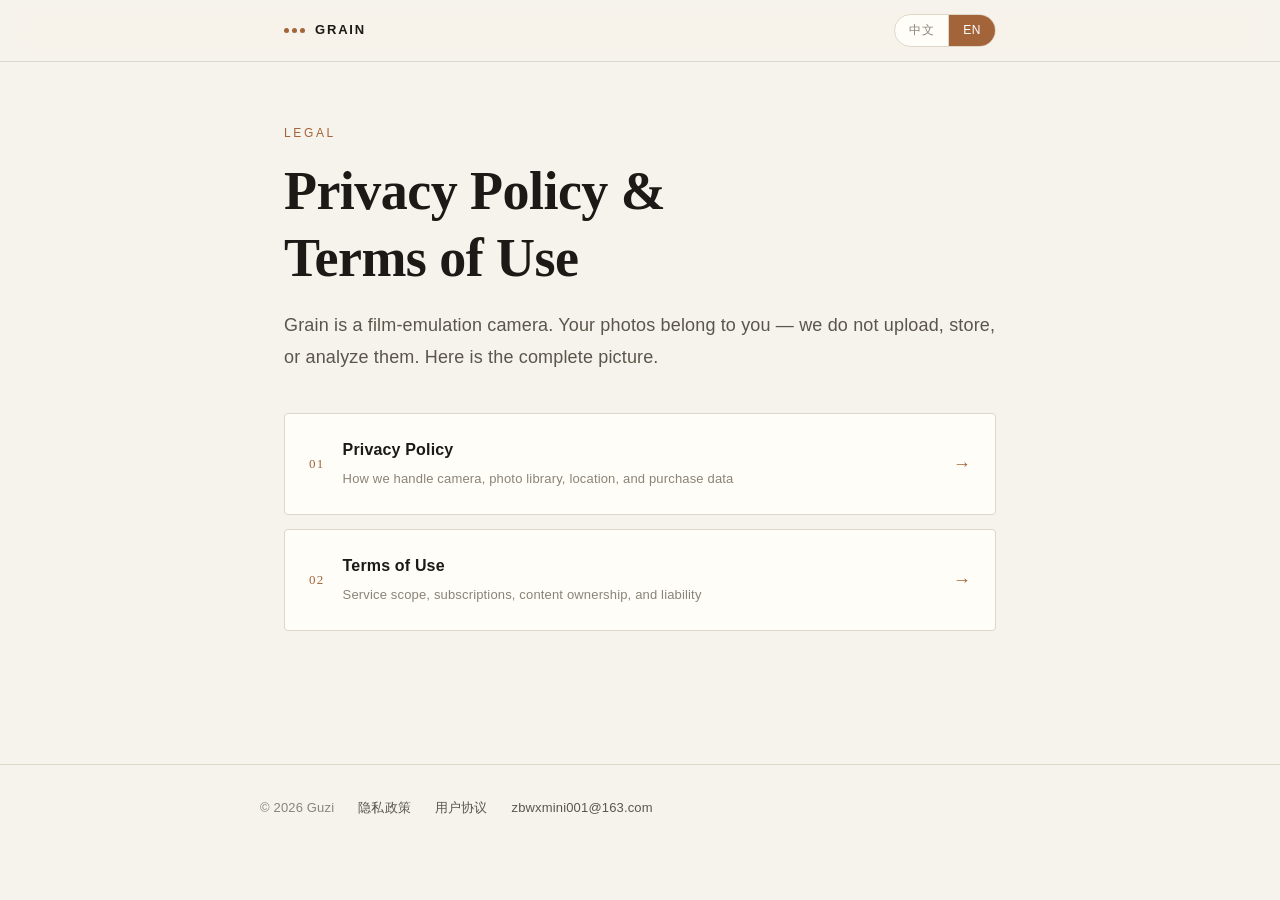
<file: index.html>
<!DOCTYPE html>
<html lang="en" data-lang="en" data-title-en="Grain — Privacy Policy &amp; Terms of Use" data-title-zh="Grain — 隐私政策与用户协议">
<head>
<meta charset="UTF-8">
<meta name="viewport" content="width=device-width, initial-scale=1, viewport-fit=cover">
<title>Grain — Privacy Policy &amp; Terms of Use</title>
<meta name="description" content="Grain 胶片相机 App 的隐私政策与用户协议。">
<link rel="stylesheet" href="style.css">
</head>
<body>

<header class="site-header">
  <div class="site-header__inner">
    <a class="brand" href="index.html">
      <span class="brand__dots"><i></i><i></i><i></i></span>
      Grain
    </a>
    <span class="spacer"></span>
    <div class="lang-switch" role="group" aria-label="Language / 语言">
      <button type="button" data-set-lang="zh" class="active">中文</button>
      <button type="button" data-set-lang="en">EN</button>
    </div>
  </div>
</header>

<main class="landing">

  <p class="kicker">Legal</p>

  <div data-lang-block="zh">
    <h1>隐私政策与<br>用户协议</h1>
    <p class="lead">Grain 是一款胶片模拟相机。你的照片属于你——我们不上传、不保存、不分析你的照片内容。这里是我们对这件事的完整说明。</p>
    <div class="doc-links">
      <a class="doc-link" href="privacy.html">
        <span class="doc-link__index">01</span>
        <span class="doc-link__body">
          <span class="doc-link__title">隐私政策</span>
          <span class="doc-link__desc">我们如何处理相机、相册、定位与订阅信息</span>
        </span>
        <span class="doc-link__arrow">→</span>
      </a>
      <a class="doc-link" href="terms.html">
        <span class="doc-link__index">02</span>
        <span class="doc-link__body">
          <span class="doc-link__title">用户协议</span>
          <span class="doc-link__desc">服务内容、订阅条款、内容归属与责任范围</span>
        </span>
        <span class="doc-link__arrow">→</span>
      </a>
    </div>
  </div>

  <div data-lang-block="en">
    <h1>Privacy Policy &amp;<br>Terms of Use</h1>
    <p class="lead">Grain is a film-emulation camera. Your photos belong to you — we do not upload, store, or analyze them. Here is the complete picture.</p>
    <div class="doc-links">
      <a class="doc-link" href="privacy.html">
        <span class="doc-link__index">01</span>
        <span class="doc-link__body">
          <span class="doc-link__title">Privacy Policy</span>
          <span class="doc-link__desc">How we handle camera, photo library, location, and purchase data</span>
        </span>
        <span class="doc-link__arrow">→</span>
      </a>
      <a class="doc-link" href="terms.html">
        <span class="doc-link__index">02</span>
        <span class="doc-link__body">
          <span class="doc-link__title">Terms of Use</span>
          <span class="doc-link__desc">Service scope, subscriptions, content ownership, and liability</span>
        </span>
        <span class="doc-link__arrow">→</span>
      </a>
    </div>
  </div>

</main>

<footer class="site-footer">
  <div class="site-footer__inner">
    <span>© 2026 Guzi</span>
    <a href="privacy.html">隐私政策</a>
    <a href="terms.html">用户协议</a>
    <a href="mailto:zbwxmini001@163.com">zbwxmini001@163.com</a>
  </div>
</footer>

<script>
(function () {
  var KEY = 'grain-legal-lang';
  var btns = document.querySelectorAll('[data-set-lang]');

  function setLang(lang) {
    document.documentElement.setAttribute('data-lang', lang);
    document.documentElement.setAttribute('lang', lang === 'zh' ? 'zh-CN' : 'en');
    for (var i = 0; i < btns.length; i++) {
      btns[i].classList.toggle('active', btns[i].getAttribute('data-set-lang') === lang);
    }
    var title = document.documentElement.getAttribute(
      lang === 'zh' ? 'data-title-zh' : 'data-title-en');
    if (title) document.title = title;
    try { localStorage.setItem(KEY, lang); } catch (e) {}
  }

  var saved = null;
  try { saved = localStorage.getItem(KEY); } catch (e) {}
  var initial = saved || 'en';
  setLang(initial);

  for (var i = 0; i < btns.length; i++) {
    btns[i].addEventListener('click', function () {
      setLang(this.getAttribute('data-set-lang'));
    });
  }
})();
</script>

</body>
</html>
</file>
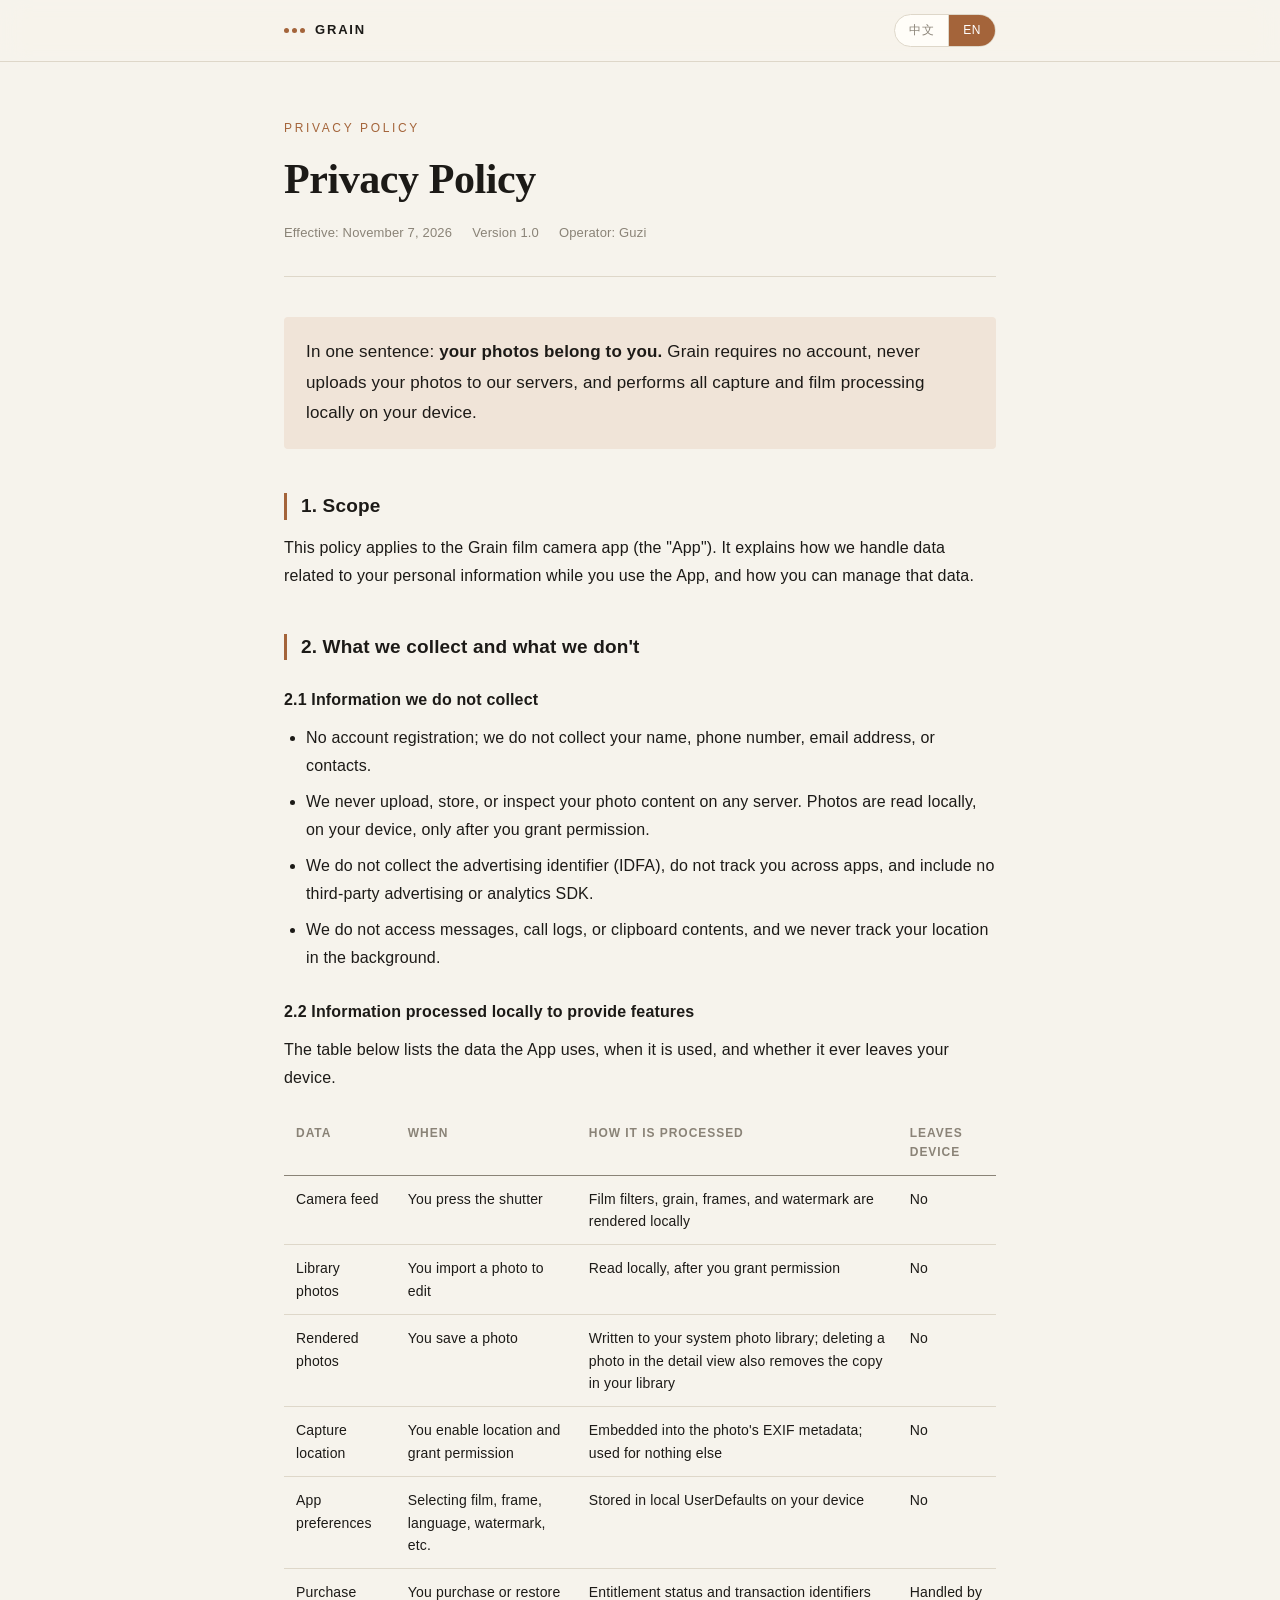
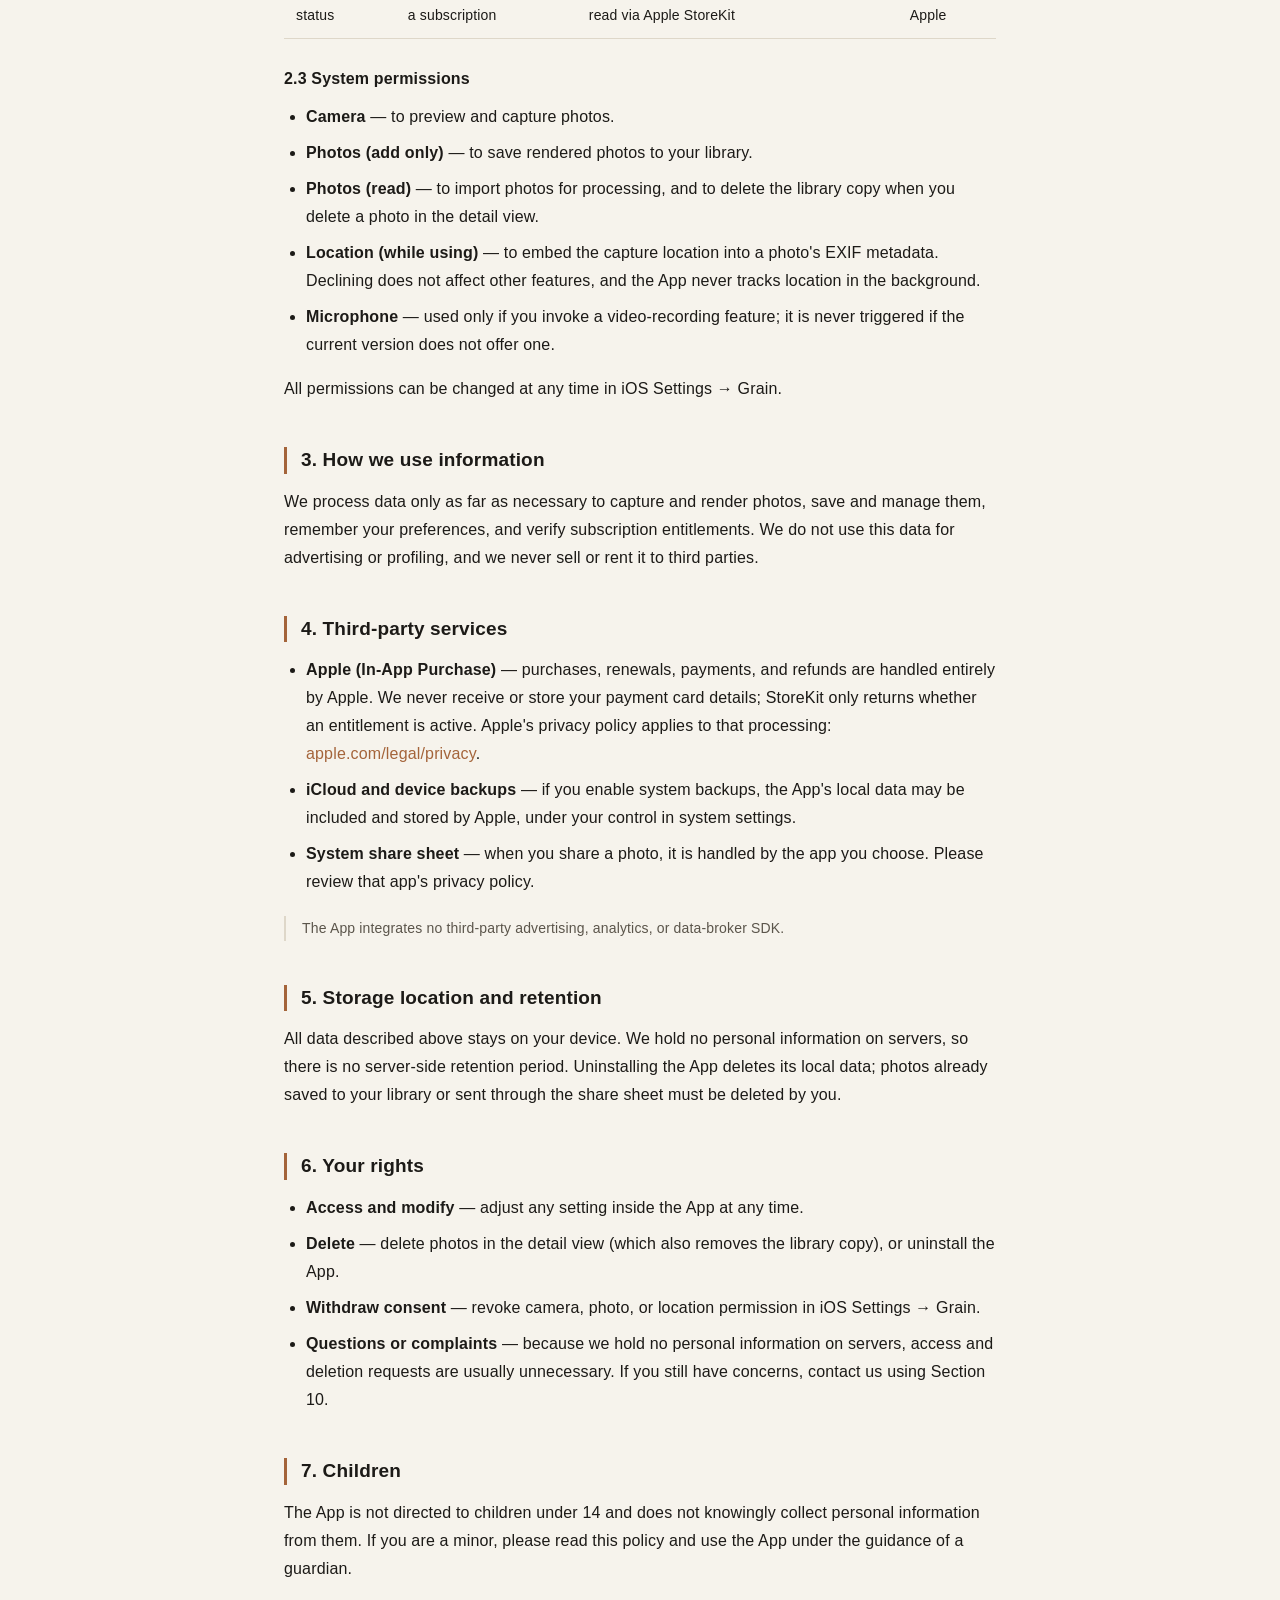
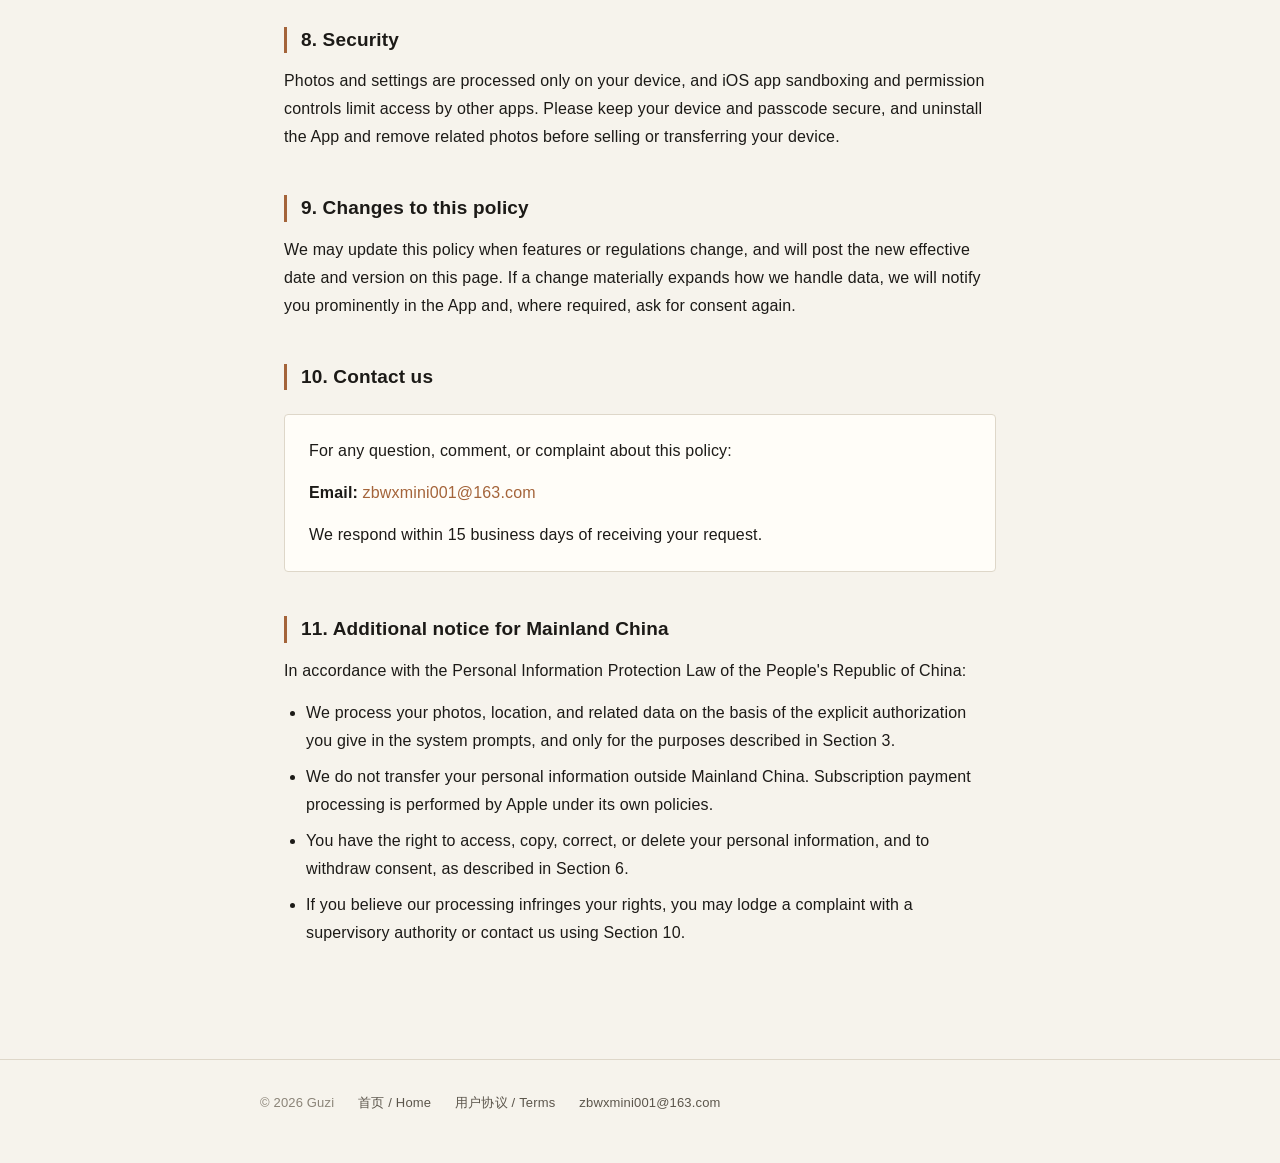
<file: privacy.html>
<!DOCTYPE html>
<html lang="en" data-lang="en" data-title-en="Privacy Policy · Grain" data-title-zh="隐私政策 · Grain">
<head>
<meta charset="UTF-8">
<meta name="viewport" content="width=device-width, initial-scale=1, viewport-fit=cover">
<title>Privacy Policy · Grain</title>
<meta name="description" content="Grain 胶片相机 App 隐私政策：我们如何收集、使用与保护你的信息。">
<link rel="stylesheet" href="style.css">
</head>
<body>

<header class="site-header">
  <div class="site-header__inner">
    <a class="brand" href="index.html">
      <span class="brand__dots"><i></i><i></i><i></i></span>
      Grain
    </a>
    <span class="spacer"></span>
    <div class="lang-switch" role="group" aria-label="Language / 语言">
      <button type="button" data-set-lang="zh" class="active">中文</button>
      <button type="button" data-set-lang="en">EN</button>
    </div>
  </div>
</header>

<main>

<!-- ========================= 中文 ========================= -->
<div data-lang-block="zh">

  <div class="doc-head">
    <p class="kicker">Privacy Policy</p>
    <h1>隐私政策</h1>
    <p class="meta">
      <span>生效日期：2026 年 11 月 7 日</span>
      <span>版本：1.0</span>
      <span>运营者：Guzi</span>
    </p>
  </div>

  <p class="lead">一句话概括：<strong>你的照片属于你。</strong>Grain 不需要注册账号，照片不会上传到我们的服务器，核心的拍摄与显影全部在你的设备本地完成。</p>

  <h2>1. 适用范围</h2>
  <p>本政策适用于 Grain 胶片相机应用（以下简称「本 App」）。它说明了我们在你使用本 App 的过程中如何处理与个人信息相关的数据，以及你可以如何管理这些数据。</p>

  <h2>2. 我们收集与不收集的信息</h2>

  <h3>2.1 我们不收集的信息</h3>
  <ul>
    <li>不要求注册账号，不收集你的姓名、手机号、邮箱或通讯录</li>
    <li>不上传、不存储、不读取你的照片内容到任何服务器；照片仅在你授权后于本机被读取，用于显影、加框与保存</li>
    <li>不收集广告标识符（IDFA），不进行跨 App 追踪，不接入第三方广告或统计分析 SDK</li>
    <li>不收集短信、通话记录、剪贴板内容，也不在后台持续获取你的位置</li>
  </ul>

  <h3>2.2 因功能需要在设备本地处理的信息</h3>
  <p>下表列出本 App 会用到的数据、触发场景，以及数据是否会离开你的设备。</p>

  <table>
    <thead>
      <tr>
        <th>信息类型</th>
        <th>触发场景</th>
        <th>处理方式</th>
        <th>是否离开设备</th>
      </tr>
    </thead>
    <tbody>
      <tr>
        <td>相机画面</td>
        <td>你在拍摄页按下快门</td>
        <td>在本地实时叠加胶片滤镜、颗粒、相框与水印</td>
        <td>否</td>
      </tr>
      <tr>
        <td>相册照片</td>
        <td>你导入照片进行编辑</td>
        <td>在你授权后于本地读取并显影</td>
        <td>否</td>
      </tr>
      <tr>
        <td>成片文件</td>
        <td>你保存照片</td>
        <td>写入本机系统相册；在详情页删除时会同步删除系统相册中的对应照片</td>
        <td>否</td>
      </tr>
      <tr>
        <td>拍摄位置</td>
        <td>你开启位置信息并授权定位后拍摄</td>
        <td>写入照片的 EXIF 元数据，不作为其他用途</td>
        <td>否</td>
      </tr>
      <tr>
        <td>应用设置</td>
        <td>选择胶卷、相框、语言、水印等偏好</td>
        <td>保存在设备本地的 UserDefaults</td>
        <td>否</td>
      </tr>
      <tr>
        <td>购买状态</td>
        <td>你购买或恢复订阅</td>
        <td>通过 Apple StoreKit 读取权益状态与交易标识</td>
        <td>由 Apple 处理</td>
      </tr>
    </tbody>
  </table>

  <h3>2.3 系统权限说明</h3>
  <ul>
    <li><strong>相机</strong>：用于取景与拍摄照片。</li>
    <li><strong>照片（仅添加）</strong>：用于将成片保存到你的系统相册。</li>
    <li><strong>照片（读取）</strong>：用于从相册导入照片进行显影；在你于详情页删除照片时，同步删除系统相册中的对应副本。</li>
    <li><strong>定位（使用期间）</strong>：用于将拍摄地点写入照片 EXIF。不授权不影响其他功能；本 App 不会在后台定位。</li>
    <li><strong>麦克风</strong>：仅在你使用与视频录制相关的功能时调用；若当前版本未提供该功能则不会触发。</li>
  </ul>
  <p>以上权限都可以随时在 iOS「设置 → Grain」中关闭或重新开启。</p>

  <h2>3. 信息的使用目的</h2>
  <p>我们仅在实现上述功能所必需的范围内处理数据，用于：完成拍摄与显影、保存与管理你的照片、记住你的使用偏好、校验订阅权益。我们不会将这些数据用于广告投放、用户画像，或出售、出租给任何第三方。</p>

  <h2>4. 第三方服务</h2>
  <ul>
    <li><strong>Apple（App Store 内购）</strong>：订阅的购买、续订、支付与退款均由 Apple 完成。我们不接触、不存储你的支付卡信息，仅从 StoreKit 读取「是否拥有权益」的结果。该部分处理适用 Apple 的隐私政策：
      <a href="https://www.apple.com/legal/privacy/" target="_blank" rel="noopener">apple.com/legal/privacy</a>。</li>
    <li><strong>iCloud 与设备备份</strong>：如果你开启系统备份，本 App 的本地数据可能随备份由 Apple 存储，这部分由你在系统设置中控制。</li>
    <li><strong>系统分享面板</strong>：当你主动分享照片时，照片由你选择的目标 App 处理，请留意对方的隐私政策。</li>
  </ul>
  <p class="note">本 App 未集成任何第三方广告、统计或数据分析 SDK。</p>

  <h2>5. 存储位置与保存期限</h2>
  <p>上述数据均保存在你的设备本地，我们不在服务器上保存你的个人信息，因此不存在服务端的数据保留期限。卸载本 App 会删除其本地数据；已保存到系统相册或已通过系统分享发送出去的照片，需要你自行删除。</p>

  <h2>6. 你的权利</h2>
  <ul>
    <li><strong>查看与修改</strong>：可随时在本 App 内调整各项设置。</li>
    <li><strong>删除</strong>：在照片详情页删除照片（同时删除系统相册中的副本），或直接卸载本 App。</li>
    <li><strong>撤回授权</strong>：在 iOS「设置 → Grain」中关闭相机、照片、定位等权限。</li>
    <li><strong>咨询与投诉</strong>：由于我们不在服务器保存你的个人信息，通常无需向我们提出数据访问或删除请求；如仍有疑问，请通过第 10 条联系我们。</li>
  </ul>

  <h2>7. 未成年人保护</h2>
  <p>本 App 不面向 14 周岁以下的儿童单独提供服务，也不会主动收集儿童的个人信息。若你是未成年人，请在监护人的指导下阅读本政策并使用本 App。</p>

  <h2>8. 数据安全</h2>
  <p>照片与设置只在本机处理，我们通过 iOS 应用沙盒与系统权限机制降低数据被其他应用访问的风险。请妥善保管你的设备与锁屏密码；设备丢失或转让他人前，建议先卸载本 App 并清除相册中的相关照片。</p>

  <h2>9. 本政策的更新</h2>
  <p>当功能调整或法律法规变化时，我们可能更新本政策，并在本页面标注新的生效日期与版本号。若变更会实质扩大我们对数据的处理范围，我们会在 App 内以显著方式提示你，并在必要时重新征得同意。</p>

  <h2>10. 联系我们</h2>
  <div class="contact-card">
    <p>对本政策有任何疑问、意见或投诉，请联系：</p>
    <p><strong>邮箱：</strong><a href="mailto:zbwxmini001@163.com">zbwxmini001@163.com</a></p>
    <p>我们会在收到你的请求后 15 个工作日内回复。</p>
  </div>

  <h2>11. 中国大陆地区补充说明</h2>
  <p>依据《中华人民共和国个人信息保护法》及相关规定：</p>
  <ul>
    <li>我们处理你的照片、位置等信息，均基于你在系统弹窗中作出的明示授权，处理目的仅限于本政策第 3 条所述范围。</li>
    <li>我们不会将你的个人信息传输至境外。订阅相关的支付处理由 Apple 依其自身政策完成。</li>
    <li>你有权查阅、复制、更正、删除你的个人信息，或撤回已作出的授权；行使方式见第 6 条。</li>
    <li>若你认为我们的处理行为损害了你的合法权益，可向监管部门投诉，也可通过第 10 条与我们联系。</li>
  </ul>

</div>

<!-- ========================= English ========================= -->
<div data-lang-block="en">

  <div class="doc-head">
    <p class="kicker">Privacy Policy</p>
    <h1>Privacy Policy</h1>
    <p class="meta">
      <span>Effective: November 7, 2026</span>
      <span>Version 1.0</span>
      <span>Operator: Guzi</span>
    </p>
  </div>

  <p class="lead">In one sentence: <strong>your photos belong to you.</strong> Grain requires no account, never uploads your photos to our servers, and performs all capture and film processing locally on your device.</p>

  <h2>1. Scope</h2>
  <p>This policy applies to the Grain film camera app (the "App"). It explains how we handle data related to your personal information while you use the App, and how you can manage that data.</p>

  <h2>2. What we collect and what we don't</h2>

  <h3>2.1 Information we do not collect</h3>
  <ul>
    <li>No account registration; we do not collect your name, phone number, email address, or contacts.</li>
    <li>We never upload, store, or inspect your photo content on any server. Photos are read locally, on your device, only after you grant permission.</li>
    <li>We do not collect the advertising identifier (IDFA), do not track you across apps, and include no third-party advertising or analytics SDK.</li>
    <li>We do not access messages, call logs, or clipboard contents, and we never track your location in the background.</li>
  </ul>

  <h3>2.2 Information processed locally to provide features</h3>
  <p>The table below lists the data the App uses, when it is used, and whether it ever leaves your device.</p>

  <table>
    <thead>
      <tr>
        <th>Data</th>
        <th>When</th>
        <th>How it is processed</th>
        <th>Leaves device</th>
      </tr>
    </thead>
    <tbody>
      <tr>
        <td>Camera feed</td>
        <td>You press the shutter</td>
        <td>Film filters, grain, frames, and watermark are rendered locally</td>
        <td>No</td>
      </tr>
      <tr>
        <td>Library photos</td>
        <td>You import a photo to edit</td>
        <td>Read locally, after you grant permission</td>
        <td>No</td>
      </tr>
      <tr>
        <td>Rendered photos</td>
        <td>You save a photo</td>
        <td>Written to your system photo library; deleting a photo in the detail view also removes the copy in your library</td>
        <td>No</td>
      </tr>
      <tr>
        <td>Capture location</td>
        <td>You enable location and grant permission</td>
        <td>Embedded into the photo's EXIF metadata; used for nothing else</td>
        <td>No</td>
      </tr>
      <tr>
        <td>App preferences</td>
        <td>Selecting film, frame, language, watermark, etc.</td>
        <td>Stored in local UserDefaults on your device</td>
        <td>No</td>
      </tr>
      <tr>
        <td>Purchase status</td>
        <td>You purchase or restore a subscription</td>
        <td>Entitlement status and transaction identifiers read via Apple StoreKit</td>
        <td>Handled by Apple</td>
      </tr>
    </tbody>
  </table>

  <h3>2.3 System permissions</h3>
  <ul>
    <li><strong>Camera</strong> — to preview and capture photos.</li>
    <li><strong>Photos (add only)</strong> — to save rendered photos to your library.</li>
    <li><strong>Photos (read)</strong> — to import photos for processing, and to delete the library copy when you delete a photo in the detail view.</li>
    <li><strong>Location (while using)</strong> — to embed the capture location into a photo's EXIF metadata. Declining does not affect other features, and the App never tracks location in the background.</li>
    <li><strong>Microphone</strong> — used only if you invoke a video-recording feature; it is never triggered if the current version does not offer one.</li>
  </ul>
  <p>All permissions can be changed at any time in iOS Settings → Grain.</p>

  <h2>3. How we use information</h2>
  <p>We process data only as far as necessary to capture and render photos, save and manage them, remember your preferences, and verify subscription entitlements. We do not use this data for advertising or profiling, and we never sell or rent it to third parties.</p>

  <h2>4. Third-party services</h2>
  <ul>
    <li><strong>Apple (In-App Purchase)</strong> — purchases, renewals, payments, and refunds are handled entirely by Apple. We never receive or store your payment card details; StoreKit only returns whether an entitlement is active. Apple's privacy policy applies to that processing:
      <a href="https://www.apple.com/legal/privacy/" target="_blank" rel="noopener">apple.com/legal/privacy</a>.</li>
    <li><strong>iCloud and device backups</strong> — if you enable system backups, the App's local data may be included and stored by Apple, under your control in system settings.</li>
    <li><strong>System share sheet</strong> — when you share a photo, it is handled by the app you choose. Please review that app's privacy policy.</li>
  </ul>
  <p class="note">The App integrates no third-party advertising, analytics, or data-broker SDK.</p>

  <h2>5. Storage location and retention</h2>
  <p>All data described above stays on your device. We hold no personal information on servers, so there is no server-side retention period. Uninstalling the App deletes its local data; photos already saved to your library or sent through the share sheet must be deleted by you.</p>

  <h2>6. Your rights</h2>
  <ul>
    <li><strong>Access and modify</strong> — adjust any setting inside the App at any time.</li>
    <li><strong>Delete</strong> — delete photos in the detail view (which also removes the library copy), or uninstall the App.</li>
    <li><strong>Withdraw consent</strong> — revoke camera, photo, or location permission in iOS Settings → Grain.</li>
    <li><strong>Questions or complaints</strong> — because we hold no personal information on servers, access and deletion requests are usually unnecessary. If you still have concerns, contact us using Section 10.</li>
  </ul>

  <h2>7. Children</h2>
  <p>The App is not directed to children under 14 and does not knowingly collect personal information from them. If you are a minor, please read this policy and use the App under the guidance of a guardian.</p>

  <h2>8. Security</h2>
  <p>Photos and settings are processed only on your device, and iOS app sandboxing and permission controls limit access by other apps. Please keep your device and passcode secure, and uninstall the App and remove related photos before selling or transferring your device.</p>

  <h2>9. Changes to this policy</h2>
  <p>We may update this policy when features or regulations change, and will post the new effective date and version on this page. If a change materially expands how we handle data, we will notify you prominently in the App and, where required, ask for consent again.</p>

  <h2>10. Contact us</h2>
  <div class="contact-card">
    <p>For any question, comment, or complaint about this policy:</p>
    <p><strong>Email:</strong> <a href="mailto:zbwxmini001@163.com">zbwxmini001@163.com</a></p>
    <p>We respond within 15 business days of receiving your request.</p>
  </div>

  <h2>11. Additional notice for Mainland China</h2>
  <p>In accordance with the Personal Information Protection Law of the People's Republic of China:</p>
  <ul>
    <li>We process your photos, location, and related data on the basis of the explicit authorization you give in the system prompts, and only for the purposes described in Section 3.</li>
    <li>We do not transfer your personal information outside Mainland China. Subscription payment processing is performed by Apple under its own policies.</li>
    <li>You have the right to access, copy, correct, or delete your personal information, and to withdraw consent, as described in Section 6.</li>
    <li>If you believe our processing infringes your rights, you may lodge a complaint with a supervisory authority or contact us using Section 10.</li>
  </ul>

</div>

</main>

<footer class="site-footer">
  <div class="site-footer__inner">
    <span>© 2026 Guzi</span>
    <a href="index.html">首页 / Home</a>
    <a href="terms.html">用户协议 / Terms</a>
    <a href="mailto:zbwxmini001@163.com">zbwxmini001@163.com</a>
  </div>
</footer>

<script>
(function () {
  var KEY = 'grain-legal-lang';
  var btns = document.querySelectorAll('[data-set-lang]');

  function setLang(lang) {
    document.documentElement.setAttribute('data-lang', lang);
    document.documentElement.setAttribute('lang', lang === 'zh' ? 'zh-CN' : 'en');
    for (var i = 0; i < btns.length; i++) {
      btns[i].classList.toggle('active', btns[i].getAttribute('data-set-lang') === lang);
    }
    var title = document.documentElement.getAttribute(
      lang === 'zh' ? 'data-title-zh' : 'data-title-en');
    if (title) document.title = title;
    try { localStorage.setItem(KEY, lang); } catch (e) {}
  }

  var saved = null;
  try { saved = localStorage.getItem(KEY); } catch (e) {}
  var initial = saved || 'en';
  setLang(initial);

  for (var i = 0; i < btns.length; i++) {
    btns[i].addEventListener('click', function () {
      setLang(this.getAttribute('data-set-lang'));
    });
  }
})();
</script>

</body>
</html>
</file>
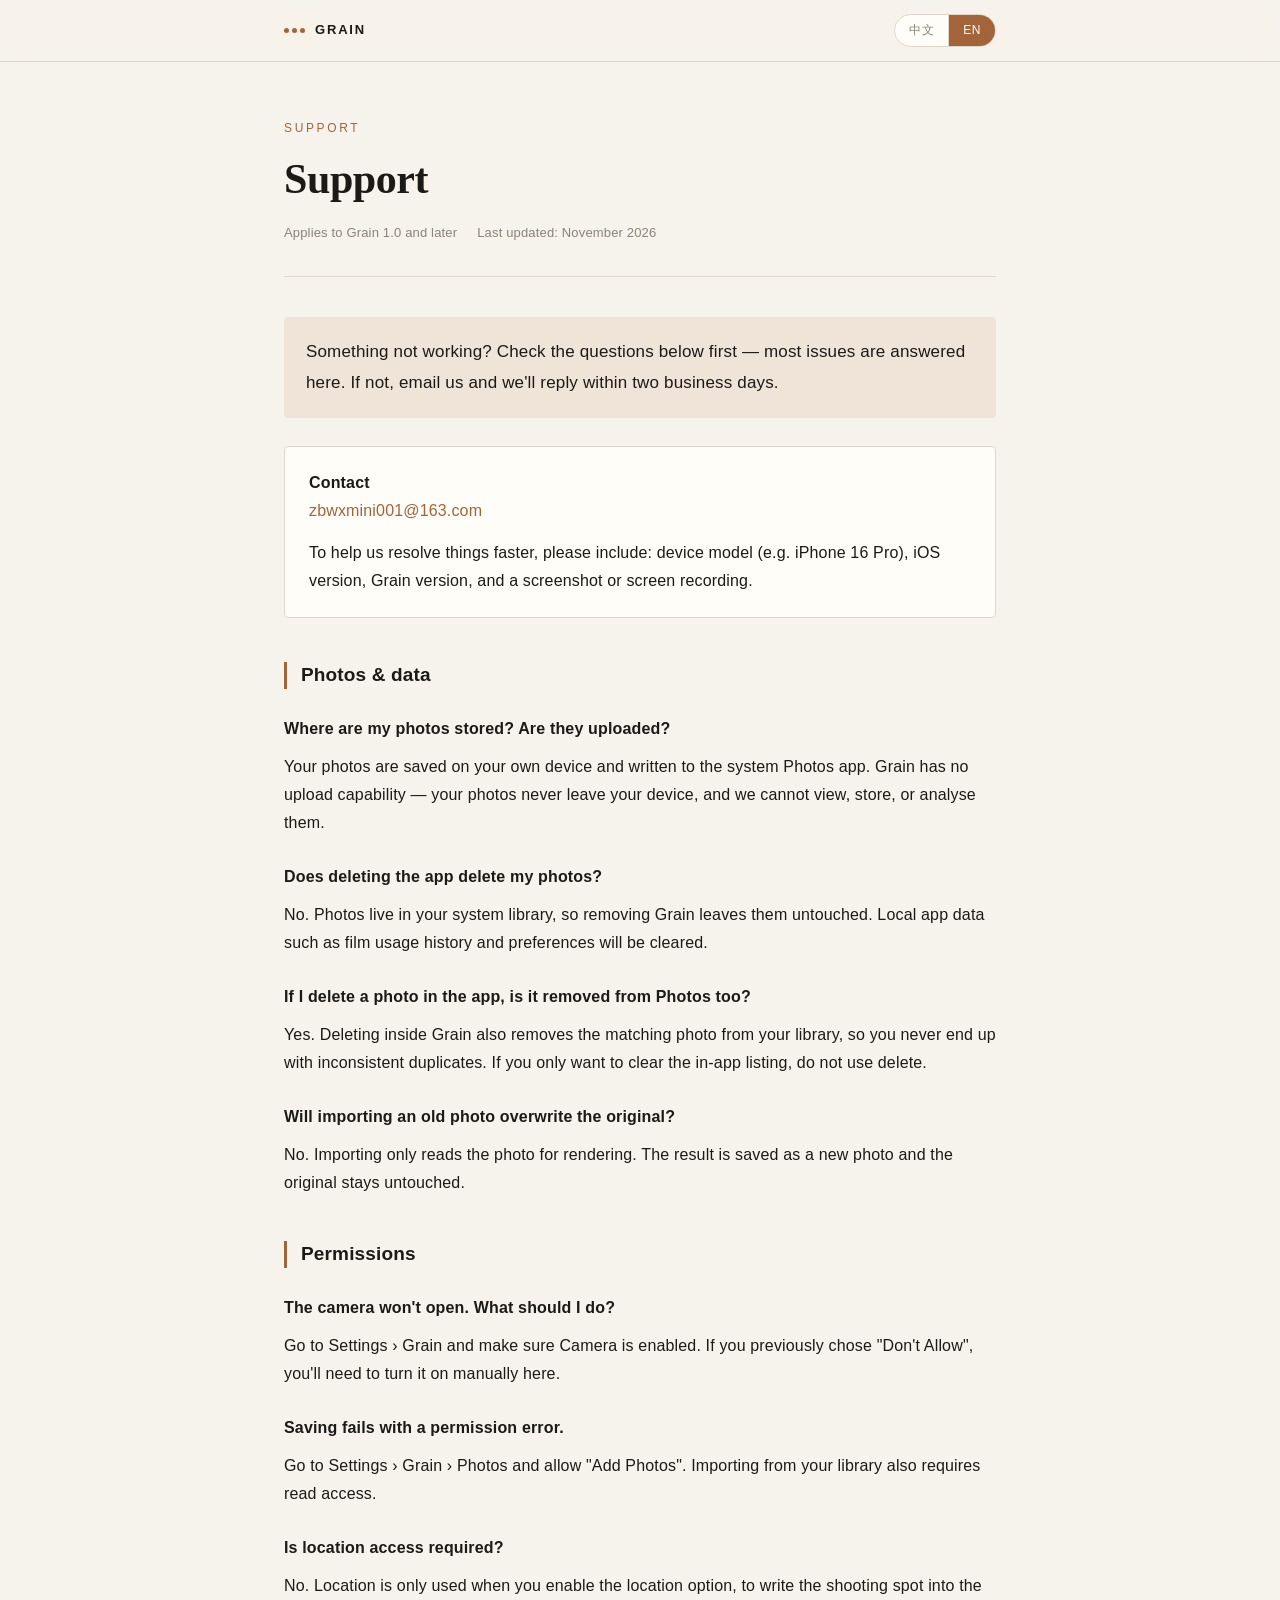
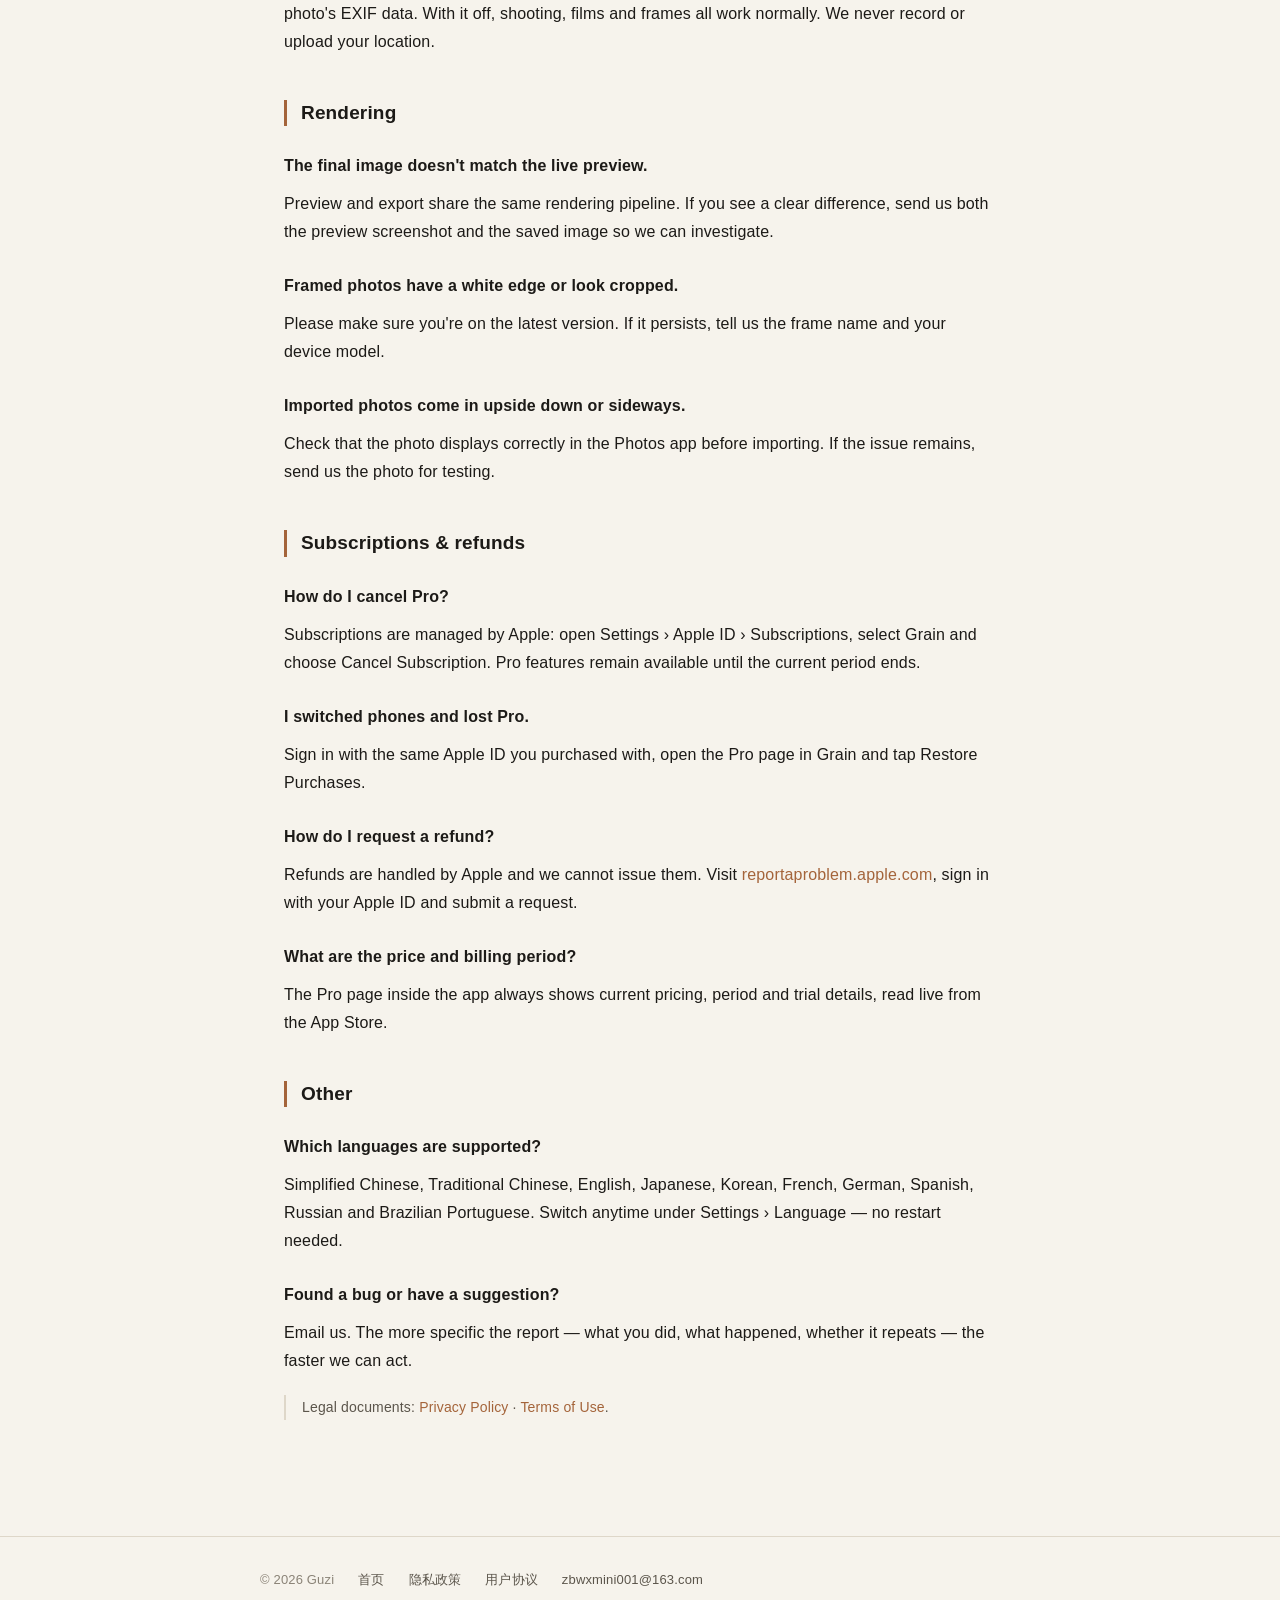
<file: support.html>
<!DOCTYPE html>
<html lang="en" data-lang="en" data-title-en="Grain — Support" data-title-zh="Grain — 技术支持">
<head>
<meta charset="UTF-8">
<meta name="viewport" content="width=device-width, initial-scale=1, viewport-fit=cover">
<title>Grain — Support</title>
<meta name="description" content="Grain 胶片相机 App 的技术支持与常见问题。">
<link rel="stylesheet" href="style.css">
</head>
<body>

<header class="site-header">
  <div class="site-header__inner">
    <a class="brand" href="index.html">
      <span class="brand__dots"><i></i><i></i><i></i></span>
      Grain
    </a>
    <span class="spacer"></span>
    <div class="lang-switch" role="group" aria-label="Language / 语言">
      <button type="button" data-set-lang="zh">中文</button>
      <button type="button" data-set-lang="en" class="active">EN</button>
    </div>
  </div>
</header>

<main>

  <div class="doc-head">
    <p class="kicker">Support</p>
    <h1 data-lang-block="zh">技术支持</h1>
    <h1 data-lang-block="en">Support</h1>
    <p class="meta" data-lang-block="zh">
      <span>适用版本：Grain 1.0 及以上</span>
      <span>最后更新：2026 年 11 月</span>
    </p>
    <p class="meta" data-lang-block="en">
      <span>Applies to Grain 1.0 and later</span>
      <span>Last updated: November 2026</span>
    </p>
  </div>

  <div data-lang-block="zh">

    <p class="lead">遇到问题？先看下面的常见问题，大多数情况能直接解决。没找到答案就发邮件给我们，我们会在 2 个工作日内回复。</p>

    <div class="contact-card">
      <p><strong>联系邮箱</strong><br>
      <a href="mailto:zbwxmini001@163.com">zbwxmini001@163.com</a></p>
      <p>为提高处理效率，来信请附上：设备型号（如 iPhone 16 Pro）、iOS 版本、Grain 版本号、问题截图或录屏。</p>
    </div>

    <h2>照片与数据</h2>

    <h3>拍的照片存在哪里？会上传到服务器吗？</h3>
    <p>照片保存在你自己的设备上，并写入系统「照片」App。Grain 没有任何图片上传功能，照片不会离开你的设备，我们无法查看、保存或分析你的照片。</p>

    <h3>删除 App 会删除照片吗？</h3>
    <p>不会。照片已经保存在系统相册里，删除 Grain 不影响这些照片。但 App 内的胶卷使用记录、偏好设置等本地数据会被一并清除。</p>

    <h3>在 App 内删除照片，系统相册里的那张还在吗？</h3>
    <p>不在。在 Grain 内删除照片时，会同时删除系统相册中对应的那一张，避免两张副本不一致。如果只想删除 App 内的记录，请勿使用删除功能。</p>

    <h3>导入的旧照片会不会覆盖原图？</h3>
    <p>不会。导入只读取照片用于渲染，成片会作为新照片保存，原图保持不变。</p>

    <h2>权限</h2>

    <h3>为什么打不开相机？</h3>
    <p>请前往「设置 › Grain」，确认「相机」已开启。若之前选择过「不允许」，需要在这里手动打开。</p>

    <h3>为什么保存照片时提示无权限？</h3>
    <p>请在「设置 › Grain › 照片」中允许「添加照片」。若使用相册导入，还需要允许「读取」。</p>

    <h3>定位权限是必须的吗？</h3>
    <p>不是。定位只在你开启「位置信息」时使用，用于把拍摄地点写入照片的 EXIF。关闭后拍照、滤镜、相框等功能均可正常使用。我们不会记录或上传你的位置。</p>

    <h2>效果与成片</h2>

    <h3>成片效果和实时预览不一致怎么办？</h3>
    <p>实时预览与最终成片使用同一套渲染管线。若差异明显，请把预览截图和成片一并发送给我们，便于定位问题。</p>

    <h3>带相框的照片边缘有白边或裁切异常？</h3>
    <p>请先确认已更新到最新版本。如果问题仍在，请告知具体的相框名称与设备型号。</p>

    <h3>导入的照片方向不对（上下颠倒或侧躺）？</h3>
    <p>请确认照片在系统相册中显示方向正常后再导入。若仍有问题，请把该照片发给我们用于测试。</p>

    <h2>订阅与退款</h2>

    <h3>如何取消 Pro 订阅？</h3>
    <p>订阅由 Apple 管理，需在系统中取消：打开「设置 › Apple ID › 订阅」，找到 Grain 后选择「取消订阅」。取消后当前订阅周期结束前仍可使用 Pro 功能。</p>

    <h3>换手机后 Pro 权益没了怎么办？</h3>
    <p>用购买时同一个 Apple ID 登录，进入 Grain 的 Pro 页面，点击「恢复购买」即可恢复。</p>

    <h3>如何申请退款？</h3>
    <p>退款由 Apple 处理，我们无法代办。请访问 <a href="https://reportaproblem.apple.com" target="_blank" rel="noopener">reportaproblem.apple.com</a>，用购买时的 Apple ID 登录后提交申请。</p>

    <h3>订阅价格和周期是什么？</h3>
    <p>价格、周期与试用信息以 App 内 Pro 页面显示为准，该页面直接读取 App Store 的实时信息。</p>

    <h2>其他</h2>

    <h3>支持哪些语言？</h3>
    <p>简体中文、繁体中文、英文、日文、韩文、法文、德文、西班牙文、俄文、巴西葡萄牙文。可在 App 内「设置 › 语言」中随时切换，无需重启。</p>

    <h3>发现 Bug 或有功能建议？</h3>
    <p>欢迎直接发邮件。描述越具体越好：什么操作、什么现象、能否复现。我们都会看。</p>

    <p class="note">相关的法律文件：<a href="privacy.html">隐私政策</a>、<a href="terms.html">用户协议</a>。</p>

  </div>

  <div data-lang-block="en">

    <p class="lead">Something not working? Check the questions below first — most issues are answered here. If not, email us and we'll reply within two business days.</p>

    <div class="contact-card">
      <p><strong>Contact</strong><br>
      <a href="mailto:zbwxmini001@163.com">zbwxmini001@163.com</a></p>
      <p>To help us resolve things faster, please include: device model (e.g. iPhone 16 Pro), iOS version, Grain version, and a screenshot or screen recording.</p>
    </div>

    <h2>Photos &amp; data</h2>

    <h3>Where are my photos stored? Are they uploaded?</h3>
    <p>Your photos are saved on your own device and written to the system Photos app. Grain has no upload capability — your photos never leave your device, and we cannot view, store, or analyse them.</p>

    <h3>Does deleting the app delete my photos?</h3>
    <p>No. Photos live in your system library, so removing Grain leaves them untouched. Local app data such as film usage history and preferences will be cleared.</p>

    <h3>If I delete a photo in the app, is it removed from Photos too?</h3>
    <p>Yes. Deleting inside Grain also removes the matching photo from your library, so you never end up with inconsistent duplicates. If you only want to clear the in-app listing, do not use delete.</p>

    <h3>Will importing an old photo overwrite the original?</h3>
    <p>No. Importing only reads the photo for rendering. The result is saved as a new photo and the original stays untouched.</p>

    <h2>Permissions</h2>

    <h3>The camera won't open. What should I do?</h3>
    <p>Go to Settings › Grain and make sure Camera is enabled. If you previously chose "Don't Allow", you'll need to turn it on manually here.</p>

    <h3>Saving fails with a permission error.</h3>
    <p>Go to Settings › Grain › Photos and allow "Add Photos". Importing from your library also requires read access.</p>

    <h3>Is location access required?</h3>
    <p>No. Location is only used when you enable the location option, to write the shooting spot into the photo's EXIF data. With it off, shooting, films and frames all work normally. We never record or upload your location.</p>

    <h2>Rendering</h2>

    <h3>The final image doesn't match the live preview.</h3>
    <p>Preview and export share the same rendering pipeline. If you see a clear difference, send us both the preview screenshot and the saved image so we can investigate.</p>

    <h3>Framed photos have a white edge or look cropped.</h3>
    <p>Please make sure you're on the latest version. If it persists, tell us the frame name and your device model.</p>

    <h3>Imported photos come in upside down or sideways.</h3>
    <p>Check that the photo displays correctly in the Photos app before importing. If the issue remains, send us the photo for testing.</p>

    <h2>Subscriptions &amp; refunds</h2>

    <h3>How do I cancel Pro?</h3>
    <p>Subscriptions are managed by Apple: open Settings › Apple ID › Subscriptions, select Grain and choose Cancel Subscription. Pro features remain available until the current period ends.</p>

    <h3>I switched phones and lost Pro.</h3>
    <p>Sign in with the same Apple ID you purchased with, open the Pro page in Grain and tap Restore Purchases.</p>

    <h3>How do I request a refund?</h3>
    <p>Refunds are handled by Apple and we cannot issue them. Visit <a href="https://reportaproblem.apple.com" target="_blank" rel="noopener">reportaproblem.apple.com</a>, sign in with your Apple ID and submit a request.</p>

    <h3>What are the price and billing period?</h3>
    <p>The Pro page inside the app always shows current pricing, period and trial details, read live from the App Store.</p>

    <h2>Other</h2>

    <h3>Which languages are supported?</h3>
    <p>Simplified Chinese, Traditional Chinese, English, Japanese, Korean, French, German, Spanish, Russian and Brazilian Portuguese. Switch anytime under Settings › Language — no restart needed.</p>

    <h3>Found a bug or have a suggestion?</h3>
    <p>Email us. The more specific the report — what you did, what happened, whether it repeats — the faster we can act.</p>

    <p class="note">Legal documents: <a href="privacy.html">Privacy Policy</a> · <a href="terms.html">Terms of Use</a>.</p>

  </div>

</main>

<footer class="site-footer">
  <div class="site-footer__inner">
    <span>© 2026 Guzi</span>
    <a href="index.html">首页</a>
    <a href="privacy.html">隐私政策</a>
    <a href="terms.html">用户协议</a>
    <a href="mailto:zbwxmini001@163.com">zbwxmini001@163.com</a>
  </div>
</footer>

<script>
(function () {
  var KEY = 'grain-legal-lang';
  var btns = document.querySelectorAll('[data-set-lang]');

  function setLang(lang) {
    document.documentElement.setAttribute('data-lang', lang);
    document.documentElement.setAttribute('lang', lang === 'zh' ? 'zh-CN' : 'en');
    for (var i = 0; i < btns.length; i++) {
      btns[i].classList.toggle('active', btns[i].getAttribute('data-set-lang') === lang);
    }
    var title = document.documentElement.getAttribute(
      lang === 'zh' ? 'data-title-zh' : 'data-title-en');
    if (title) document.title = title;
    try { localStorage.setItem(KEY, lang); } catch (e) {}
  }

  var saved = null;
  try { saved = localStorage.getItem(KEY); } catch (e) {}
  var initial = saved || 'en';
  setLang(initial);

  for (var i = 0; i < btns.length; i++) {
    btns[i].addEventListener('click', function () {
      setLang(this.getAttribute('data-set-lang'));
    });
  }
})();
</script>

</body>
</html>
</file>
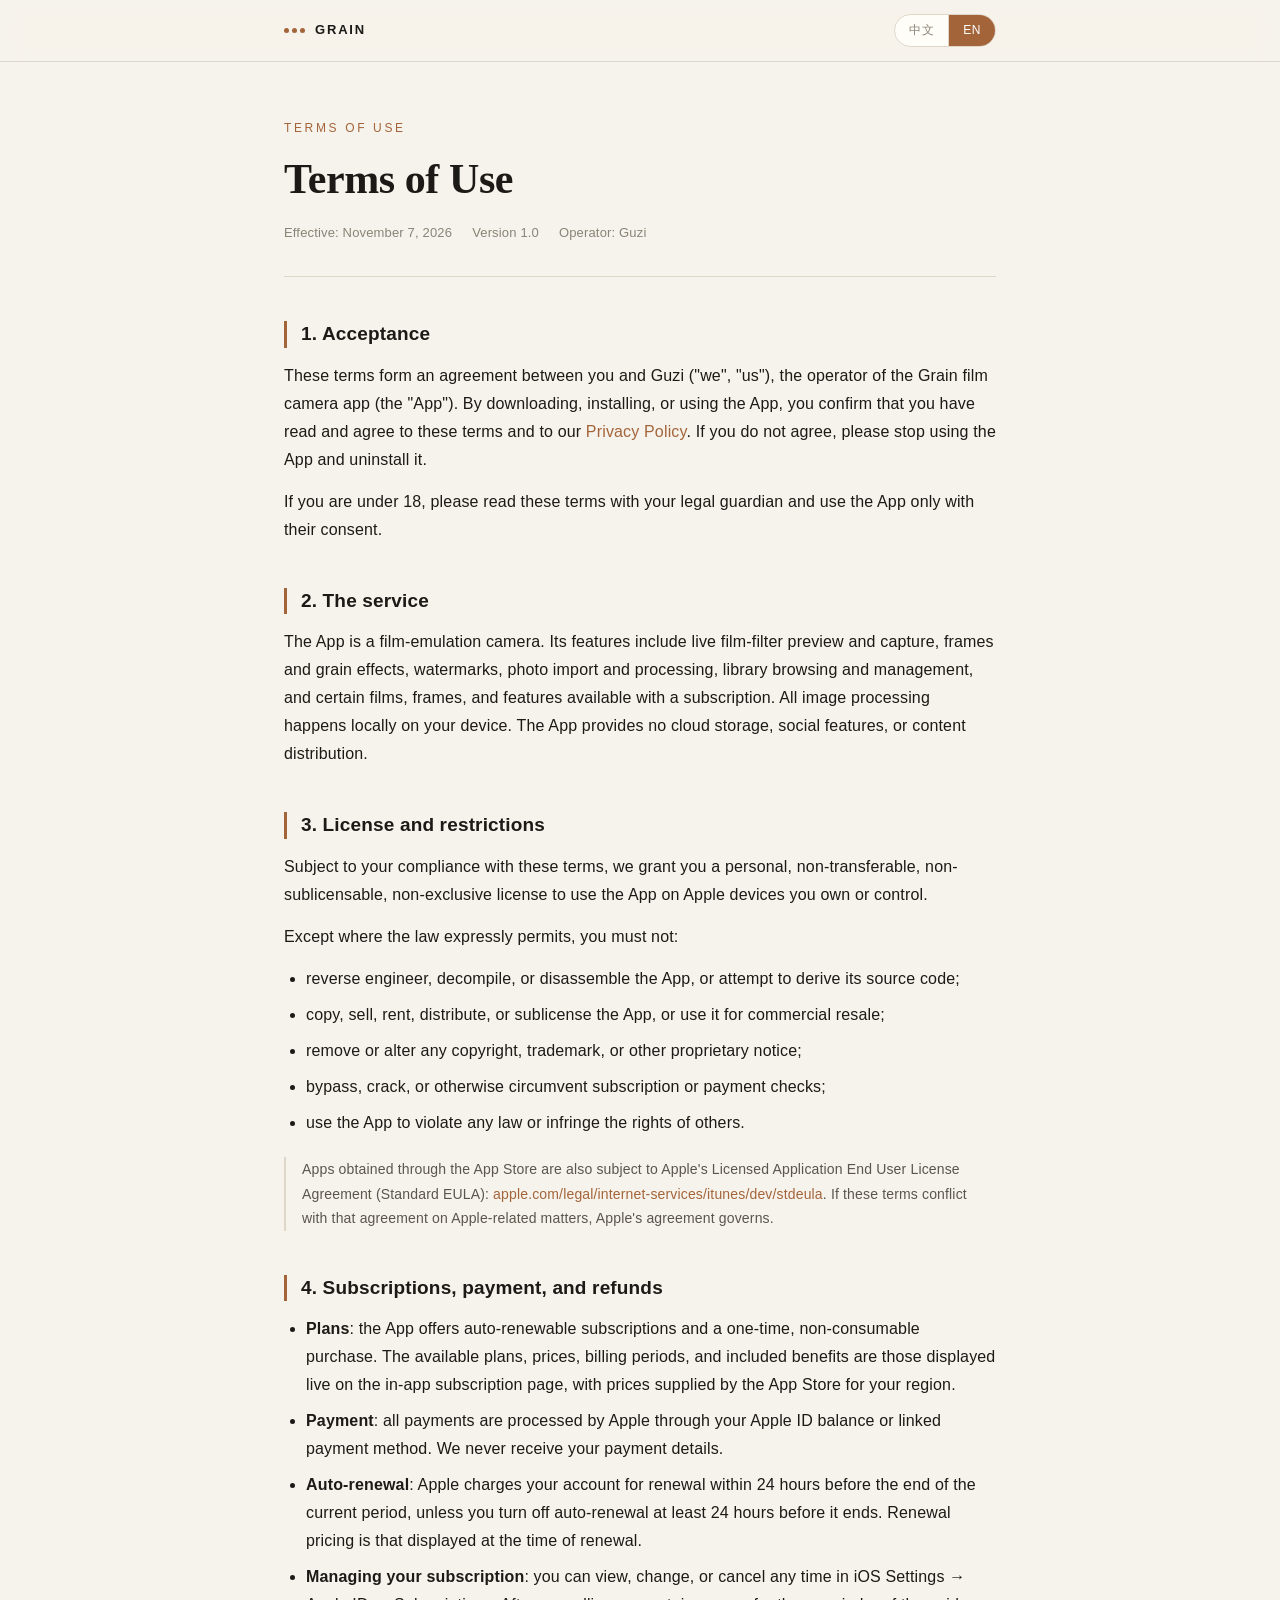
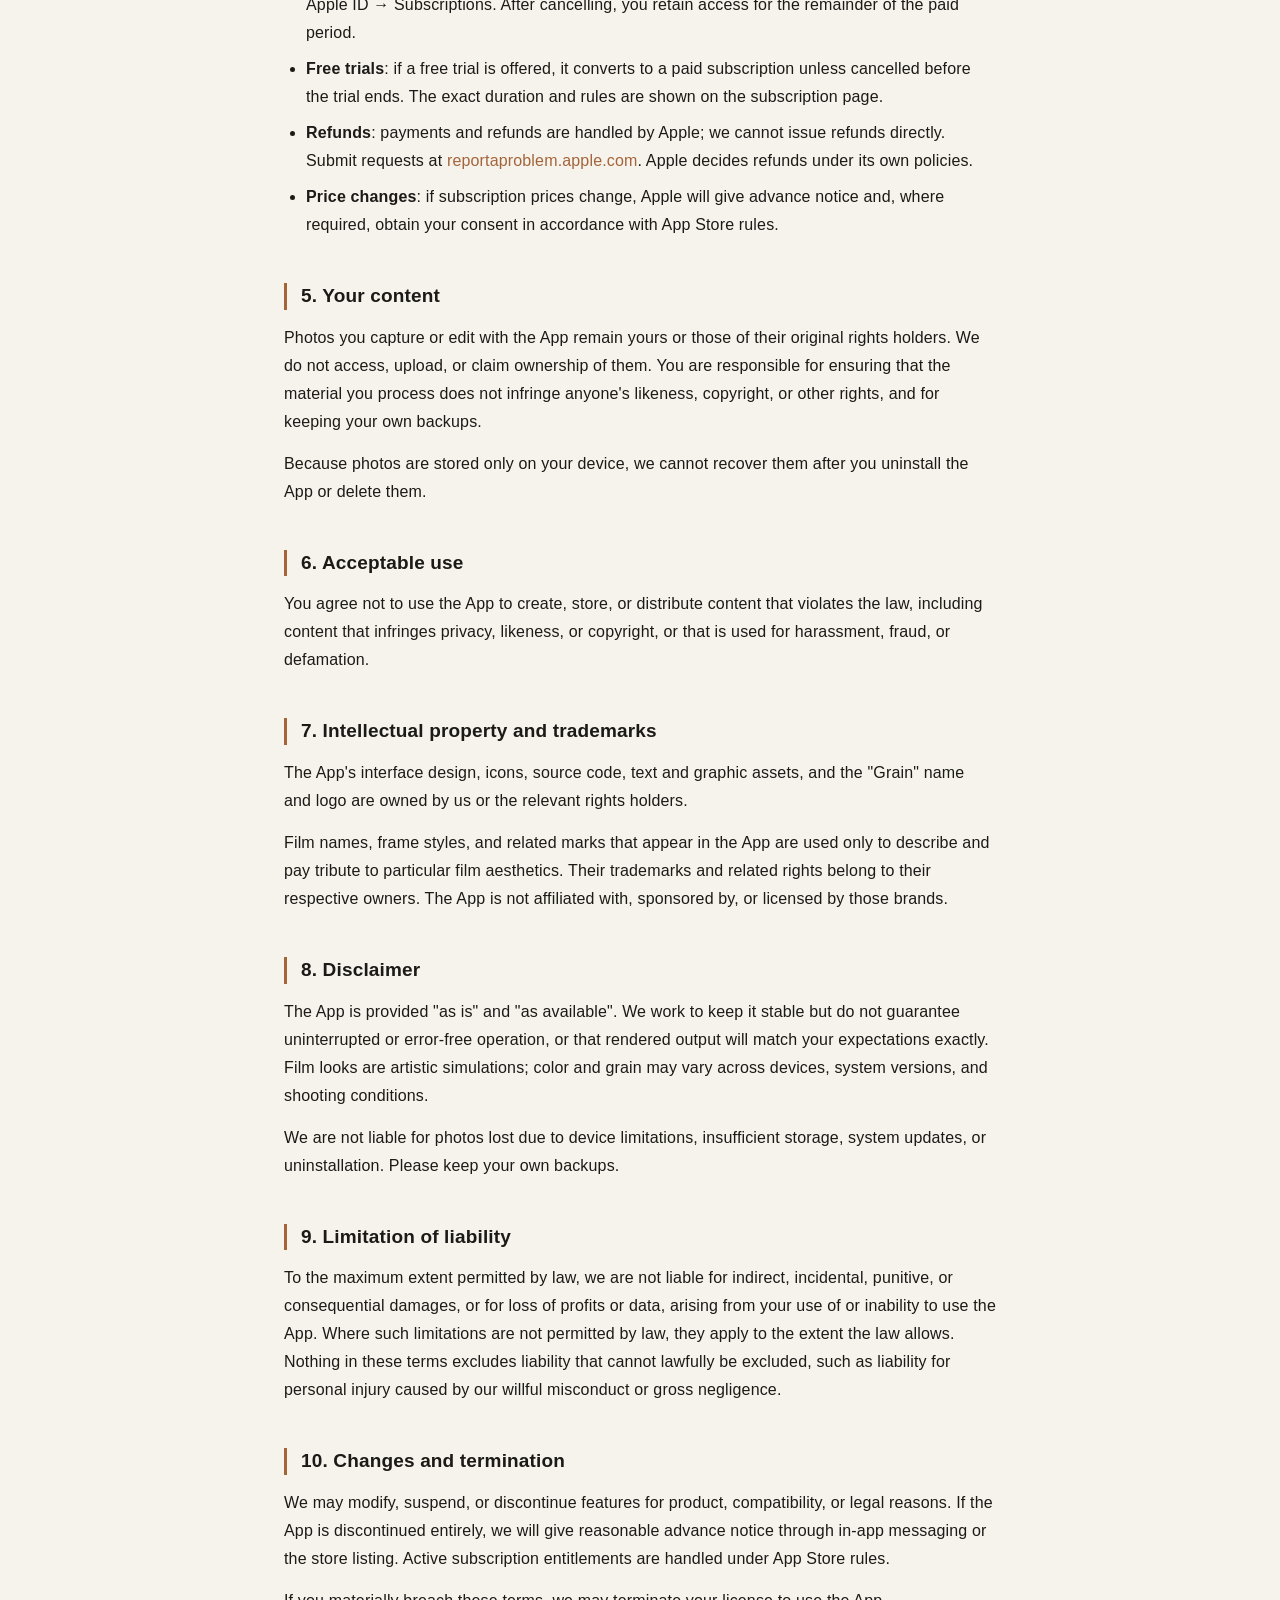
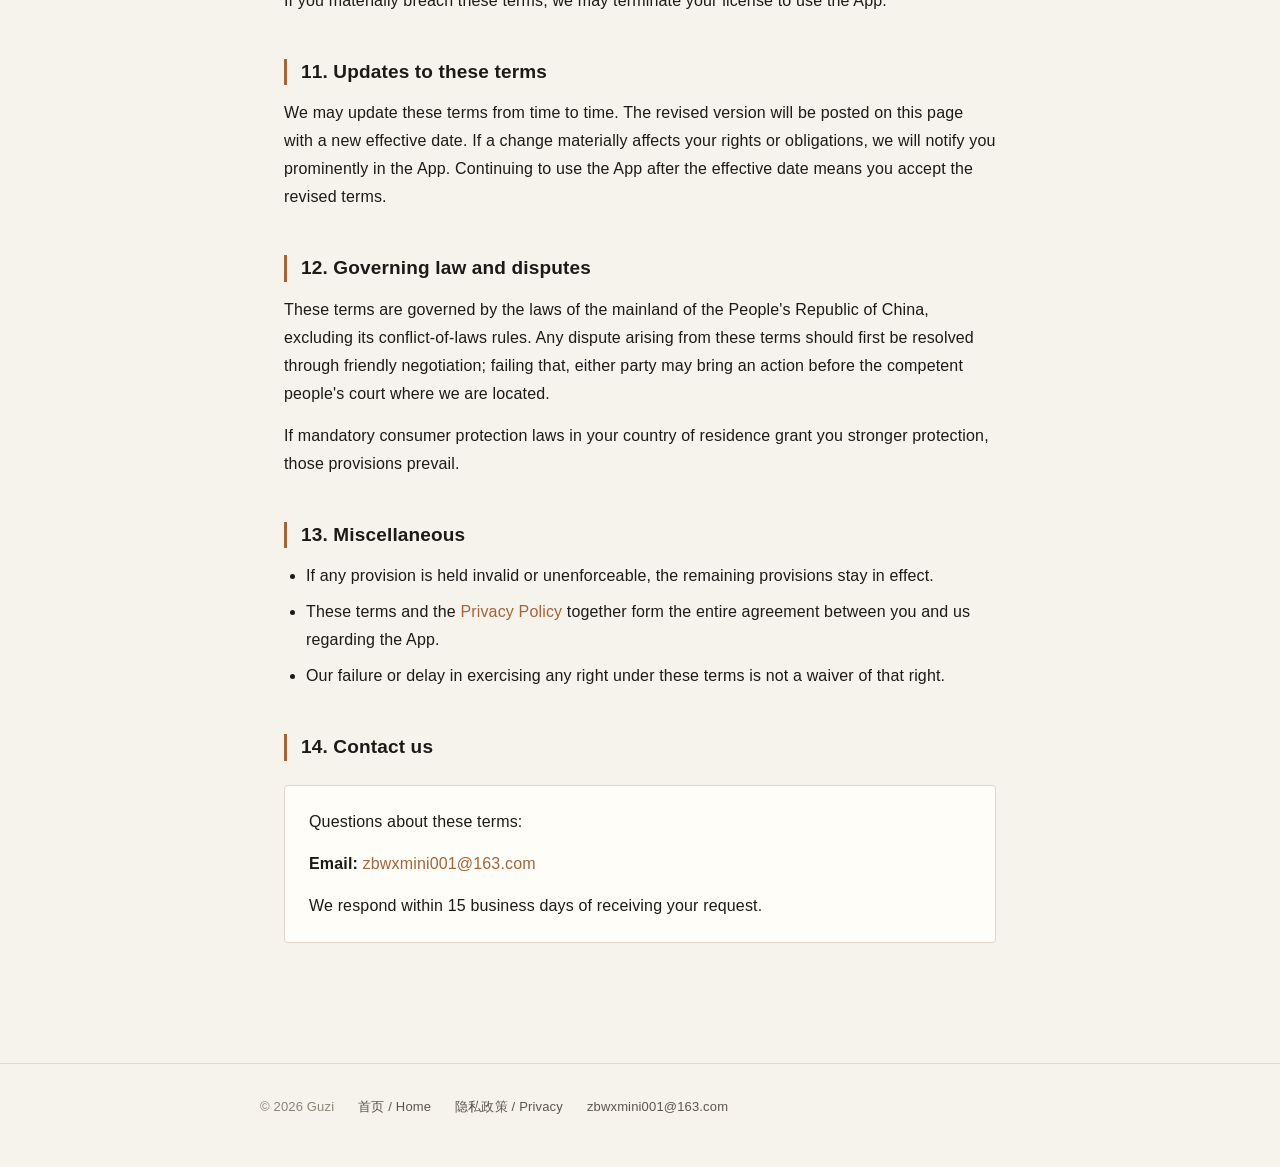
<file: terms.html>
<!DOCTYPE html>
<html lang="en" data-lang="en" data-title-en="Terms of Use · Grain" data-title-zh="用户协议 · Grain">
<head>
<meta charset="UTF-8">
<meta name="viewport" content="width=device-width, initial-scale=1, viewport-fit=cover">
<title>Terms of Use · Grain</title>
<meta name="description" content="Grain 胶片相机 App 用户协议：服务内容、订阅条款与责任范围。">
<link rel="stylesheet" href="style.css">
</head>
<body>

<header class="site-header">
  <div class="site-header__inner">
    <a class="brand" href="index.html">
      <span class="brand__dots"><i></i><i></i><i></i></span>
      Grain
    </a>
    <span class="spacer"></span>
    <div class="lang-switch" role="group" aria-label="Language / 语言">
      <button type="button" data-set-lang="zh" class="active">中文</button>
      <button type="button" data-set-lang="en">EN</button>
    </div>
  </div>
</header>

<main>

<!-- ========================= 中文 ========================= -->
<div data-lang-block="zh">

  <div class="doc-head">
    <p class="kicker">Terms of Use</p>
    <h1>用户协议</h1>
    <p class="meta">
      <span>生效日期：2026 年 11 月 7 日</span>
      <span>版本：1.0</span>
      <span>运营者：Guzi</span>
    </p>
  </div>

  <h2>1. 协议的接受</h2>
  <p>本协议是你与 Grain（以下简称「本 App」）运营者 Guzi（以下简称「我们」）之间就使用本 App 达成的约定。下载、安装或使用本 App，即表示你已阅读并同意本协议及<a href="privacy.html">《隐私政策》</a>。如果你不同意，请停止使用并卸载本 App。</p>
  <p>若你未满 18 周岁，请在法定监护人的陪同下阅读本协议，并在取得其同意后使用本 App。</p>

  <h2>2. 服务说明</h2>
  <p>本 App 是一款胶片模拟相机工具，主要功能包括：实时胶片滤镜取景与拍摄、相框与颗粒效果、水印、照片导入显影、相册浏览与管理，以及部分需要订阅才能使用的胶卷、相框与功能。所有图像处理均在你的设备本地完成，本 App 不提供云端存储、社交互动或内容分发服务。</p>

  <h2>3. 使用许可与限制</h2>
  <p>在你遵守本协议的前提下，我们授予你一项个人的、不可转让、不可再许可、非独占的许可，允许你在自己拥有或控制的 Apple 设备上使用本 App。</p>
  <p>除非法律明确允许，你不得：</p>
  <ul>
    <li>对本 App 进行反向工程、反编译、反汇编，或试图获取其源代码；</li>
    <li>复制、出售、出租、分发、再许可本 App，或将其用于商业性转售；</li>
    <li>移除或修改本 App 中的任何版权、商标或其他权利声明；</li>
    <li>绕过、破解或以其他方式规避订阅校验与付费限制；</li>
    <li>利用本 App 从事违反法律法规或侵害他人合法权益的活动。</li>
  </ul>
  <p class="note">通过 App Store 获取的本 App，同时适用 Apple 的《许可应用程序最终用户许可协议》（Standard EULA）：
    <a href="https://www.apple.com/legal/internet-services/itunes/dev/stdeula/" target="_blank" rel="noopener">apple.com/legal/internet-services/itunes/dev/stdeula</a>。如本协议与该协议存在冲突，就 Apple 相关事项以 Apple 的协议为准。</p>

  <h2>4. 订阅、付费与退款</h2>
  <ul>
    <li><strong>计费方式</strong>：本 App 提供自动续期订阅与一次性买断（非消耗型）两类付费项目。具体套餐、价格、周期与可享权益，以 App 内订阅页面实时展示的内容为准（价格由 App Store 根据你所在地区的商店提供）。</li>
    <li><strong>支付</strong>：所有付款均由 Apple 通过你的 Apple ID 账户余额或绑定的支付方式完成，我们不接触你的支付信息。</li>
    <li><strong>自动续期</strong>：订阅到期前 24 小时内，Apple 会自动扣费续期，除非你在到期前至少 24 小时关闭自动续期。续期价格以届时展示为准。</li>
    <li><strong>管理订阅</strong>：你可以随时在 iOS「设置 → Apple ID → 订阅」中查看、变更或取消订阅。取消后，已付费的当期权益仍可使用至该周期结束。</li>
    <li><strong>免费试用</strong>：若提供免费试用，试用期结束前未取消将自动转为付费订阅。具体时长与规则以订阅页面展示为准。</li>
    <li><strong>退款</strong>：付费与退款均由 Apple 处理，我们不直接受理退款申请。你可在
      <a href="https://reportaproblem.apple.com" target="_blank" rel="noopener">reportaproblem.apple.com</a> 提交退款请求，是否退款由 Apple 依其政策决定。</li>
    <li><strong>价格调整</strong>：如订阅价格发生调整，Apple 会按 App Store 规则提前通知并（在要求时）征得你的同意。</li>
  </ul>

  <h2>5. 你的内容</h2>
  <p>你用本 App 拍摄或编辑的照片，其权利归你或原权利人所有。我们不会获取、上传或主张对它们的所有权。你需要自行确保所处理的素材不侵犯他人的肖像权、著作权或其他合法权益，并自行负责照片的备份。</p>
  <p>由于照片仅保存在你的设备上，卸载本 App 或删除照片后我们无法为你恢复。</p>

  <h2>6. 使用规范</h2>
  <p>你同意不会利用本 App 制作、存储或传播违反法律法规的内容，包括但不限于侵犯他人隐私、肖像权、著作权的内容，或用于骚扰、欺诈、诽谤等目的。</p>

  <h2>7. 知识产权与品牌声明</h2>
  <p>本 App 的界面设计、图标、程序代码、文字与图形素材，以及「Grain」名称与标识，其知识产权归我们或相应权利人所有。</p>
  <p>App 内出现的胶卷名称、相框样式及相关标识，仅用于描述与致敬特定胶片风格，其商标与相关权利归各自品牌方所有。本 App 与上述品牌方之间不存在隶属、赞助或授权关系。</p>

  <h2>8. 免责声明</h2>
  <p>本 App 按「现状」与「现有可用」状态提供。我们会尽力保证功能稳定，但不保证服务不会中断、无错误，或渲染效果完全符合你的预期。胶片风格为艺术化模拟，不同设备、系统版本与拍摄条件下，色彩与颗粒表现可能存在差异。</p>
  <p>因你所在设备的系统限制、存储空间不足、系统升级或卸载操作导致照片丢失的，我们不承担赔偿责任，请你自行做好备份。</p>

  <h2>9. 责任限制</h2>
  <p>在法律允许的最大范围内，对于因使用或无法使用本 App 而产生的间接损失、附带损失、惩罚性损失、利润或数据损失，我们不承担责任。若相关法律不允许上述限制，则以法律规定的范围为限。本条款不排除或限制依法不可排除的责任，例如因我们故意或重大过失造成的人身损害责任。</p>

  <h2>10. 服务的变更与终止</h2>
  <p>我们可能因产品迭代、系统兼容性或法律要求调整、暂停或终止部分功能。若本 App 整体停止运营，我们会通过 App 内提示或商店页面公告等合理方式提前告知。已生效的订阅权益按 App Store 规则处理。</p>
  <p>若你严重违反本协议，我们可终止你使用本 App 的许可。</p>

  <h2>11. 协议的更新</h2>
  <p>我们可能不时更新本协议，更新后的版本将在本页面公布并标注新的生效日期。若变更对你的权利义务有实质性影响，我们会在 App 内以显著方式提示。变更生效后你继续使用本 App，即视为接受更新后的协议。</p>

  <h2>12. 法律适用与争议解决</h2>
  <p>本协议的订立、效力、解释与履行，适用中华人民共和国大陆地区法律（不含冲突法规范）。因本协议产生的争议，双方应先友好协商；协商不成的，任一方可向我们所在地有管辖权的人民法院提起诉讼。</p>
  <p>若你所在国家或地区的强制性消费者保护法律赋予你更优的保护，该等规定优先适用。</p>

  <h2>13. 其他</h2>
  <ul>
    <li>本协议任一条款被认定无效或不可执行的，不影响其他条款的效力。</li>
    <li>本协议与<a href="privacy.html">《隐私政策》</a>共同构成你与我们之间关于本 App 的完整约定。</li>
    <li>我们未行使或延迟行使本协议项下的任何权利，不构成对该权利的放弃。</li>
  </ul>

  <h2>14. 联系我们</h2>
  <div class="contact-card">
    <p>对本协议有任何疑问，请联系：</p>
    <p><strong>邮箱：</strong><a href="mailto:zbwxmini001@163.com">zbwxmini001@163.com</a></p>
    <p>我们会在收到你的请求后 15 个工作日内回复。</p>
  </div>

</div>

<!-- ========================= English ========================= -->
<div data-lang-block="en">

  <div class="doc-head">
    <p class="kicker">Terms of Use</p>
    <h1>Terms of Use</h1>
    <p class="meta">
      <span>Effective: November 7, 2026</span>
      <span>Version 1.0</span>
      <span>Operator: Guzi</span>
    </p>
  </div>

  <h2>1. Acceptance</h2>
  <p>These terms form an agreement between you and Guzi ("we", "us"), the operator of the Grain film camera app (the "App"). By downloading, installing, or using the App, you confirm that you have read and agree to these terms and to our <a href="privacy.html">Privacy Policy</a>. If you do not agree, please stop using the App and uninstall it.</p>
  <p>If you are under 18, please read these terms with your legal guardian and use the App only with their consent.</p>

  <h2>2. The service</h2>
  <p>The App is a film-emulation camera. Its features include live film-filter preview and capture, frames and grain effects, watermarks, photo import and processing, library browsing and management, and certain films, frames, and features available with a subscription. All image processing happens locally on your device. The App provides no cloud storage, social features, or content distribution.</p>

  <h2>3. License and restrictions</h2>
  <p>Subject to your compliance with these terms, we grant you a personal, non-transferable, non-sublicensable, non-exclusive license to use the App on Apple devices you own or control.</p>
  <p>Except where the law expressly permits, you must not:</p>
  <ul>
    <li>reverse engineer, decompile, or disassemble the App, or attempt to derive its source code;</li>
    <li>copy, sell, rent, distribute, or sublicense the App, or use it for commercial resale;</li>
    <li>remove or alter any copyright, trademark, or other proprietary notice;</li>
    <li>bypass, crack, or otherwise circumvent subscription or payment checks;</li>
    <li>use the App to violate any law or infringe the rights of others.</li>
  </ul>
  <p class="note">Apps obtained through the App Store are also subject to Apple's Licensed Application End User License Agreement (Standard EULA):
    <a href="https://www.apple.com/legal/internet-services/itunes/dev/stdeula/" target="_blank" rel="noopener">apple.com/legal/internet-services/itunes/dev/stdeula</a>. If these terms conflict with that agreement on Apple-related matters, Apple's agreement governs.</p>

  <h2>4. Subscriptions, payment, and refunds</h2>
  <ul>
    <li><strong>Plans</strong>: the App offers auto-renewable subscriptions and a one-time, non-consumable purchase. The available plans, prices, billing periods, and included benefits are those displayed live on the in-app subscription page, with prices supplied by the App Store for your region.</li>
    <li><strong>Payment</strong>: all payments are processed by Apple through your Apple ID balance or linked payment method. We never receive your payment details.</li>
    <li><strong>Auto-renewal</strong>: Apple charges your account for renewal within 24 hours before the end of the current period, unless you turn off auto-renewal at least 24 hours before it ends. Renewal pricing is that displayed at the time of renewal.</li>
    <li><strong>Managing your subscription</strong>: you can view, change, or cancel any time in iOS Settings → Apple ID → Subscriptions. After cancelling, you retain access for the remainder of the paid period.</li>
    <li><strong>Free trials</strong>: if a free trial is offered, it converts to a paid subscription unless cancelled before the trial ends. The exact duration and rules are shown on the subscription page.</li>
    <li><strong>Refunds</strong>: payments and refunds are handled by Apple; we cannot issue refunds directly. Submit requests at
      <a href="https://reportaproblem.apple.com" target="_blank" rel="noopener">reportaproblem.apple.com</a>. Apple decides refunds under its own policies.</li>
    <li><strong>Price changes</strong>: if subscription prices change, Apple will give advance notice and, where required, obtain your consent in accordance with App Store rules.</li>
  </ul>

  <h2>5. Your content</h2>
  <p>Photos you capture or edit with the App remain yours or those of their original rights holders. We do not access, upload, or claim ownership of them. You are responsible for ensuring that the material you process does not infringe anyone's likeness, copyright, or other rights, and for keeping your own backups.</p>
  <p>Because photos are stored only on your device, we cannot recover them after you uninstall the App or delete them.</p>

  <h2>6. Acceptable use</h2>
  <p>You agree not to use the App to create, store, or distribute content that violates the law, including content that infringes privacy, likeness, or copyright, or that is used for harassment, fraud, or defamation.</p>

  <h2>7. Intellectual property and trademarks</h2>
  <p>The App's interface design, icons, source code, text and graphic assets, and the "Grain" name and logo are owned by us or the relevant rights holders.</p>
  <p>Film names, frame styles, and related marks that appear in the App are used only to describe and pay tribute to particular film aesthetics. Their trademarks and related rights belong to their respective owners. The App is not affiliated with, sponsored by, or licensed by those brands.</p>

  <h2>8. Disclaimer</h2>
  <p>The App is provided "as is" and "as available". We work to keep it stable but do not guarantee uninterrupted or error-free operation, or that rendered output will match your expectations exactly. Film looks are artistic simulations; color and grain may vary across devices, system versions, and shooting conditions.</p>
  <p>We are not liable for photos lost due to device limitations, insufficient storage, system updates, or uninstallation. Please keep your own backups.</p>

  <h2>9. Limitation of liability</h2>
  <p>To the maximum extent permitted by law, we are not liable for indirect, incidental, punitive, or consequential damages, or for loss of profits or data, arising from your use of or inability to use the App. Where such limitations are not permitted by law, they apply to the extent the law allows. Nothing in these terms excludes liability that cannot lawfully be excluded, such as liability for personal injury caused by our willful misconduct or gross negligence.</p>

  <h2>10. Changes and termination</h2>
  <p>We may modify, suspend, or discontinue features for product, compatibility, or legal reasons. If the App is discontinued entirely, we will give reasonable advance notice through in-app messaging or the store listing. Active subscription entitlements are handled under App Store rules.</p>
  <p>If you materially breach these terms, we may terminate your license to use the App.</p>

  <h2>11. Updates to these terms</h2>
  <p>We may update these terms from time to time. The revised version will be posted on this page with a new effective date. If a change materially affects your rights or obligations, we will notify you prominently in the App. Continuing to use the App after the effective date means you accept the revised terms.</p>

  <h2>12. Governing law and disputes</h2>
  <p>These terms are governed by the laws of the mainland of the People's Republic of China, excluding its conflict-of-laws rules. Any dispute arising from these terms should first be resolved through friendly negotiation; failing that, either party may bring an action before the competent people's court where we are located.</p>
  <p>If mandatory consumer protection laws in your country of residence grant you stronger protection, those provisions prevail.</p>

  <h2>13. Miscellaneous</h2>
  <ul>
    <li>If any provision is held invalid or unenforceable, the remaining provisions stay in effect.</li>
    <li>These terms and the <a href="privacy.html">Privacy Policy</a> together form the entire agreement between you and us regarding the App.</li>
    <li>Our failure or delay in exercising any right under these terms is not a waiver of that right.</li>
  </ul>

  <h2>14. Contact us</h2>
  <div class="contact-card">
    <p>Questions about these terms:</p>
    <p><strong>Email:</strong> <a href="mailto:zbwxmini001@163.com">zbwxmini001@163.com</a></p>
    <p>We respond within 15 business days of receiving your request.</p>
  </div>

</div>

</main>

<footer class="site-footer">
  <div class="site-footer__inner">
    <span>© 2026 Guzi</span>
    <a href="index.html">首页 / Home</a>
    <a href="privacy.html">隐私政策 / Privacy</a>
    <a href="mailto:zbwxmini001@163.com">zbwxmini001@163.com</a>
  </div>
</footer>

<script>
(function () {
  var KEY = 'grain-legal-lang';
  var btns = document.querySelectorAll('[data-set-lang]');

  function setLang(lang) {
    document.documentElement.setAttribute('data-lang', lang);
    document.documentElement.setAttribute('lang', lang === 'zh' ? 'zh-CN' : 'en');
    for (var i = 0; i < btns.length; i++) {
      btns[i].classList.toggle('active', btns[i].getAttribute('data-set-lang') === lang);
    }
    var title = document.documentElement.getAttribute(
      lang === 'zh' ? 'data-title-zh' : 'data-title-en');
    if (title) document.title = title;
    try { localStorage.setItem(KEY, lang); } catch (e) {}
  }

  var saved = null;
  try { saved = localStorage.getItem(KEY); } catch (e) {}
  var initial = saved || 'en';
  setLang(initial);

  for (var i = 0; i < btns.length; i++) {
    btns[i].addEventListener('click', function () {
      setLang(this.getAttribute('data-set-lang'));
    });
  }
})();
</script>

</body>
</html>
</file>
<file: style.css>
/* Grain — Legal Pages
   静态站点样式，可直接用于 GitHub Pages / 任意静态托管 */

:root {
  --paper: #f6f3ec;
  --paper-raised: #fffdf8;
  --ink: #1c1a17;
  --ink-soft: #5b554b;
  --ink-faint: #8a8377;
  --line: #ded7c9;
  --accent: #a4643a;
  --accent-soft: #f0e4d8;
  --max: 760px;
  --radius: 4px;
}

@media (prefers-color-scheme: dark) {
  :root {
    --paper: #121110;
    --paper-raised: #1a1918;
    --ink: #ece8e0;
    --ink-soft: #b3ada2;
    --ink-faint: #837d73;
    --line: #302e2b;
    --accent: #d08d5e;
    --accent-soft: #2a231d;
  }
}

* { box-sizing: border-box; }

html {
  -webkit-text-size-adjust: 100%;
  scroll-behavior: smooth;
}

body {
  margin: 0;
  background: var(--paper);
  color: var(--ink);
  font-family: -apple-system, BlinkMacSystemFont, "SF Pro Text", "PingFang SC",
    "Hiragino Sans GB", "Microsoft YaHei", "Helvetica Neue", Arial, sans-serif;
  font-size: 16px;
  line-height: 1.75;
  letter-spacing: 0.01em;
  -webkit-font-smoothing: antialiased;
}

a { color: var(--accent); text-decoration: none; }
a:hover { text-decoration: underline; }

/* ---------- 顶部导航 ---------- */

.site-header {
  position: sticky;
  top: 0;
  z-index: 10;
  background: color-mix(in srgb, var(--paper) 88%, transparent);
  backdrop-filter: saturate(180%) blur(14px);
  -webkit-backdrop-filter: saturate(180%) blur(14px);
  border-bottom: 1px solid var(--line);
}

.site-header__inner {
  max-width: var(--max);
  margin: 0 auto;
  padding: 14px 24px;
  display: flex;
  align-items: center;
  gap: 16px;
}

.brand {
  display: flex;
  align-items: center;
  gap: 10px;
  color: var(--ink);
  font-weight: 600;
  letter-spacing: 0.14em;
  font-size: 13px;
  text-transform: uppercase;
}

.brand:hover { text-decoration: none; opacity: 0.75; }

.brand__dots {
  display: inline-flex;
  gap: 3px;
}

.brand__dots i {
  width: 5px;
  height: 5px;
  border-radius: 50%;
  background: var(--accent);
  display: block;
}

.spacer { flex: 1; }

.lang-switch {
  display: inline-flex;
  border: 1px solid var(--line);
  border-radius: 999px;
  overflow: hidden;
  background: var(--paper-raised);
}

.lang-switch button {
  appearance: none;
  border: 0;
  background: transparent;
  color: var(--ink-faint);
  font: inherit;
  font-size: 12px;
  letter-spacing: 0.04em;
  padding: 5px 14px;
  cursor: pointer;
  transition: background 0.18s ease, color 0.18s ease;
}

.lang-switch button + button { border-left: 1px solid var(--line); }

.lang-switch button.active {
  background: var(--accent);
  color: #fff;
}

/* ---------- 正文 ---------- */

main {
  max-width: var(--max);
  margin: 0 auto;
  padding: 56px 24px 96px;
}

.doc-head {
  padding-bottom: 32px;
  border-bottom: 1px solid var(--line);
  margin-bottom: 40px;
}

.kicker {
  font-size: 12px;
  letter-spacing: 0.22em;
  text-transform: uppercase;
  color: var(--accent);
  margin: 0 0 14px;
}

h1 {
  font-family: "Songti SC", "Times New Roman", Georgia, serif;
  font-size: clamp(30px, 5vw, 42px);
  line-height: 1.25;
  font-weight: 600;
  margin: 0 0 16px;
  letter-spacing: -0.01em;
}

.meta {
  display: flex;
  flex-wrap: wrap;
  gap: 6px 20px;
  font-size: 13px;
  color: var(--ink-faint);
  margin: 0;
}

h2 {
  font-size: 19px;
  font-weight: 600;
  margin: 44px 0 14px;
  padding-left: 14px;
  border-left: 3px solid var(--accent);
  line-height: 1.4;
}

h3 {
  font-size: 16px;
  font-weight: 600;
  margin: 26px 0 10px;
}

p { margin: 0 0 14px; }

ul, ol { margin: 0 0 16px; padding-left: 22px; }
li { margin-bottom: 8px; }

strong { font-weight: 600; }

.lead {
  font-size: 17px;
  line-height: 1.8;
  color: var(--ink);
  background: var(--accent-soft);
  border-radius: var(--radius);
  padding: 20px 22px;
  margin: 0 0 28px;
}

table {
  width: 100%;
  border-collapse: collapse;
  margin: 20px 0 26px;
  font-size: 14px;
  line-height: 1.6;
}

th, td {
  text-align: left;
  vertical-align: top;
  padding: 12px 12px;
  border-bottom: 1px solid var(--line);
}

th {
  font-weight: 600;
  font-size: 12px;
  letter-spacing: 0.08em;
  text-transform: uppercase;
  color: var(--ink-faint);
  border-bottom: 1px solid var(--ink-faint);
}

tbody tr:last-child td { border-bottom: 1px solid var(--line); }

.note {
  font-size: 14px;
  color: var(--ink-soft);
  border-left: 2px solid var(--line);
  padding-left: 16px;
  margin: 20px 0;
}

.contact-card {
  background: var(--paper-raised);
  border: 1px solid var(--line);
  border-radius: var(--radius);
  padding: 22px 24px;
  margin: 24px 0;
}

.contact-card p:last-child { margin-bottom: 0; }

/* ---------- 首页 ---------- */

.landing {
  min-height: 78vh;
  display: flex;
  flex-direction: column;
  justify-content: center;
  padding-top: 24px;
}

.landing h1 { font-size: clamp(34px, 6vw, 54px); }

.landing .lead { background: transparent; padding: 0; font-size: 18px; color: var(--ink-soft); }

.doc-links {
  display: grid;
  gap: 14px;
  margin-top: 40px;
}

.doc-link {
  display: flex;
  align-items: center;
  gap: 18px;
  padding: 22px 24px;
  background: var(--paper-raised);
  border: 1px solid var(--line);
  border-radius: var(--radius);
  color: var(--ink);
  transition: border-color 0.18s ease, transform 0.18s ease;
}

.doc-link:hover {
  text-decoration: none;
  border-color: var(--accent);
  transform: translateY(-1px);
}

.doc-link__index {
  font-family: "Songti SC", Georgia, serif;
  font-size: 13px;
  color: var(--accent);
  letter-spacing: 0.1em;
}

.doc-link__body { flex: 1; }
.doc-link__title { font-weight: 600; display: block; }
.doc-link__desc { font-size: 13px; color: var(--ink-faint); }
.doc-link__arrow { color: var(--accent); font-size: 18px; }

/* ---------- 页脚 ---------- */

.site-footer {
  border-top: 1px solid var(--line);
  padding: 32px 24px 48px;
}

.site-footer__inner {
  max-width: var(--max);
  margin: 0 auto;
  display: flex;
  flex-wrap: wrap;
  gap: 8px 24px;
  align-items: baseline;
  font-size: 13px;
  color: var(--ink-faint);
}

.site-footer a { color: var(--ink-soft); }

/* ---------- 语言切换 ---------- */

html[data-lang="zh"] [data-lang-block="en"],
html[data-lang="en"] [data-lang-block="zh"] { display: none; }

/* ---------- 打印 ---------- */

@media print {
  .site-header, .site-footer, .lang-switch { display: none; }
  body { background: #fff; color: #000; }
  main { padding: 0; max-width: none; }
  h2 { page-break-after: avoid; }
  a { color: #000; }
}

@media (max-width: 560px) {
  main { padding: 36px 18px 72px; }
  .site-header__inner { padding: 12px 18px; }
  table { font-size: 13px; }
  th, td { padding: 10px 8px; }
  h2 { margin-top: 34px; }
}
</file>
